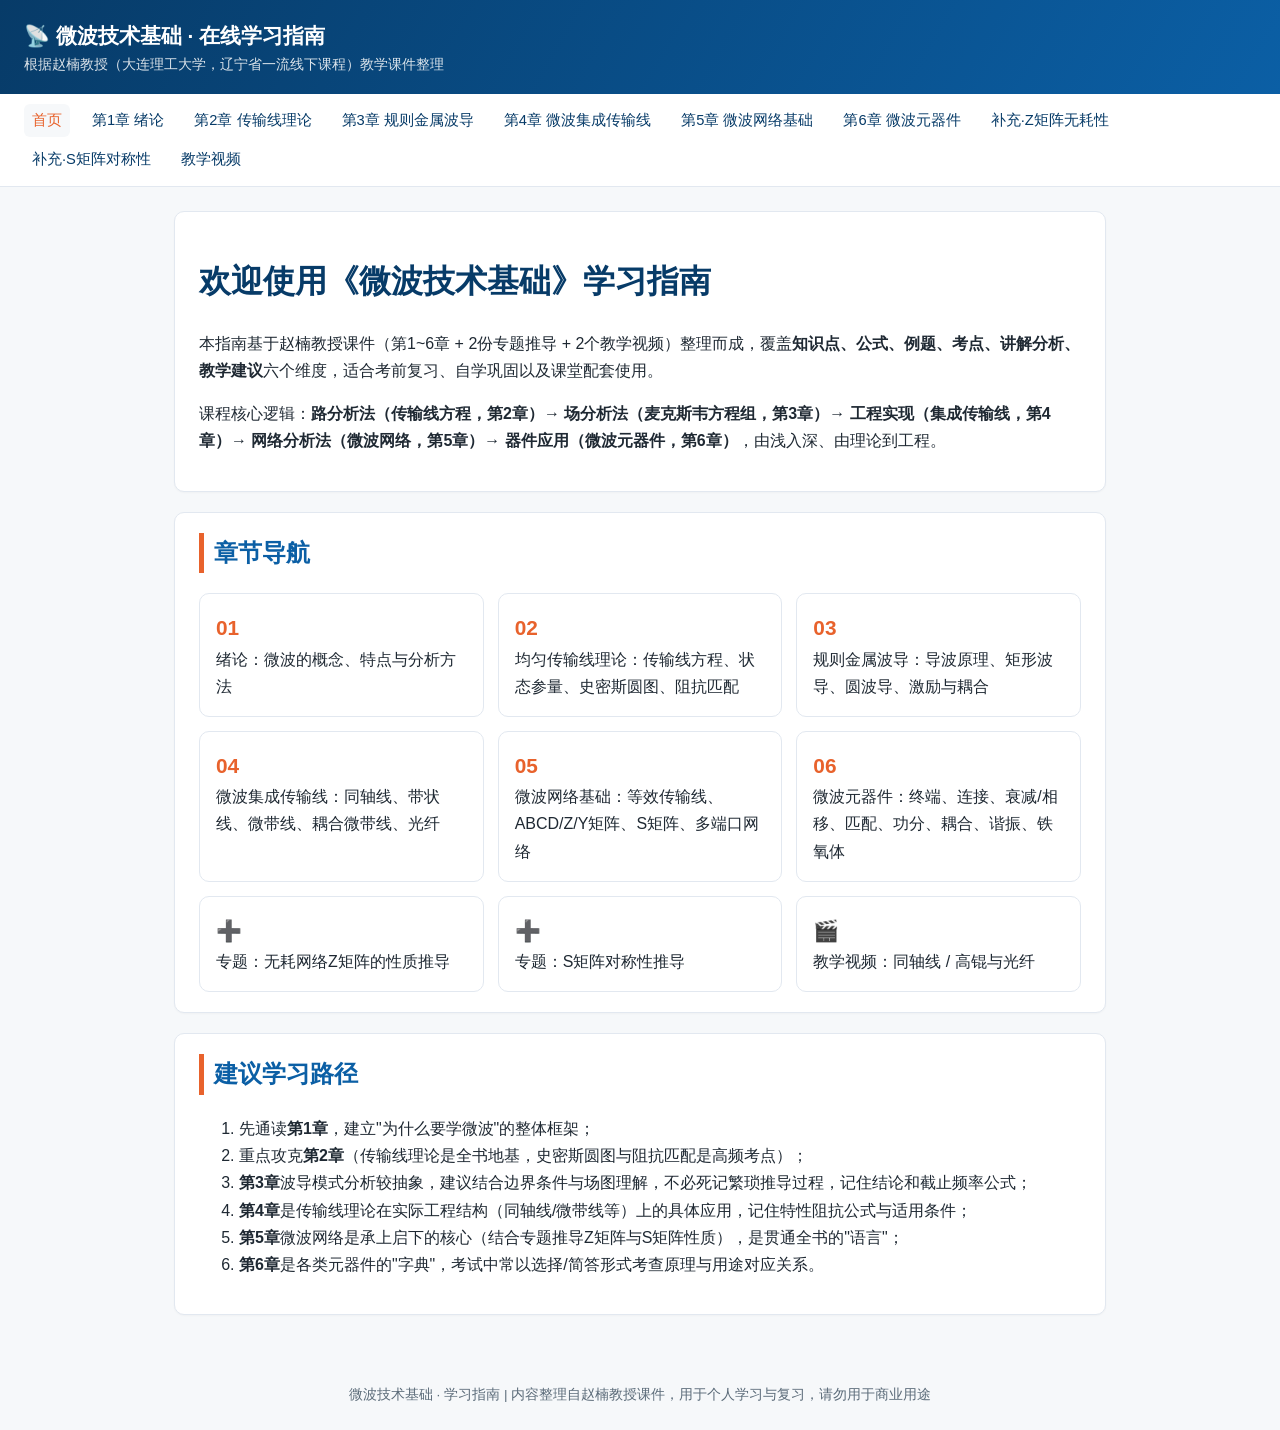
<file: index.html>
<!DOCTYPE html>
<html lang="zh-CN">
<head>
<meta charset="UTF-8">
<title>微波技术基础 · 在线学习指南</title>
<meta name="viewport" content="width=device-width, initial-scale=1">
<link rel="stylesheet" href="assets/style.css">
</head>
<body>
<header class="site-header">
  <div class="brand">📡 微波技术基础 · 在线学习指南</div>
  <div class="sub">根据赵楠教授（大连理工大学，辽宁省一流线下课程）教学课件整理</div>
</header>
<nav class="topnav">
  <a href="index.html" class="active">首页</a>
  <a href="pages/ch1.html">第1章 绪论</a>
  <a href="pages/ch2.html">第2章 传输线理论</a>
  <a href="pages/ch3.html">第3章 规则金属波导</a>
  <a href="pages/ch4.html">第4章 微波集成传输线</a>
  <a href="pages/ch5.html">第5章 微波网络基础</a>
  <a href="pages/ch6.html">第6章 微波元器件</a>
  <a href="pages/zmatrix.html">补充·Z矩阵无耗性</a>
  <a href="pages/smatrix.html">补充·S矩阵对称性</a>
  <a href="pages/videos.html">教学视频</a>
</nav>
<main>
  <div class="card">
    <h1>欢迎使用《微波技术基础》学习指南</h1>
    <p>本指南基于赵楠教授课件（第1~6章 + 2份专题推导 + 2个教学视频）整理而成，覆盖<b>知识点、公式、例题、考点、讲解分析、教学建议</b>六个维度，适合考前复习、自学巩固以及课堂配套使用。</p>
    <p>课程核心逻辑：<b>路分析法（传输线方程，第2章）→ 场分析法（麦克斯韦方程组，第3章）→ 工程实现（集成传输线，第4章）→ 网络分析法（微波网络，第5章）→ 器件应用（微波元器件，第6章）</b>，由浅入深、由理论到工程。</p>
  </div>

  <div class="card">
    <h2>章节导航</h2>
    <div class="grid-nav">
      <a href="pages/ch1.html"><div class="num">01</div><div>绪论：微波的概念、特点与分析方法</div></a>
      <a href="pages/ch2.html"><div class="num">02</div><div>均匀传输线理论：传输线方程、状态参量、史密斯圆图、阻抗匹配</div></a>
      <a href="pages/ch3.html"><div class="num">03</div><div>规则金属波导：导波原理、矩形波导、圆波导、激励与耦合</div></a>
      <a href="pages/ch4.html"><div class="num">04</div><div>微波集成传输线：同轴线、带状线、微带线、耦合微带线、光纤</div></a>
      <a href="pages/ch5.html"><div class="num">05</div><div>微波网络基础：等效传输线、ABCD/Z/Y矩阵、S矩阵、多端口网络</div></a>
      <a href="pages/ch6.html"><div class="num">06</div><div>微波元器件：终端、连接、衰减/相移、匹配、功分、耦合、谐振、铁氧体</div></a>
      <a href="pages/zmatrix.html"><div class="num">➕</div><div>专题：无耗网络Z矩阵的性质推导</div></a>
      <a href="pages/smatrix.html"><div class="num">➕</div><div>专题：S矩阵对称性推导</div></a>
      <a href="pages/videos.html"><div class="num">🎬</div><div>教学视频：同轴线 / 高锟与光纤</div></a>
    </div>
  </div>

  <div class="card">
    <h2>建议学习路径</h2>
    <ol>
      <li>先通读<b>第1章</b>，建立"为什么要学微波"的整体框架；</li>
      <li>重点攻克<b>第2章</b>（传输线理论是全书地基，史密斯圆图与阻抗匹配是高频考点）；</li>
      <li><b>第3章</b>波导模式分析较抽象，建议结合边界条件与场图理解，不必死记繁琐推导过程，记住结论和截止频率公式；</li>
      <li><b>第4章</b>是传输线理论在实际工程结构（同轴线/微带线等）上的具体应用，记住特性阻抗公式与适用条件；</li>
      <li><b>第5章</b>微波网络是承上启下的核心（结合专题推导Z矩阵与S矩阵性质），是贯通全书的"语言"；</li>
      <li><b>第6章</b>是各类元器件的"字典"，考试中常以选择/简答形式考查原理与用途对应关系。</li>
    </ol>
  </div>
</main>
<footer>微波技术基础 · 学习指南 | 内容整理自赵楠教授课件，用于个人学习与复习，请勿用于商业用途</footer>
</body>
</html>
</file>
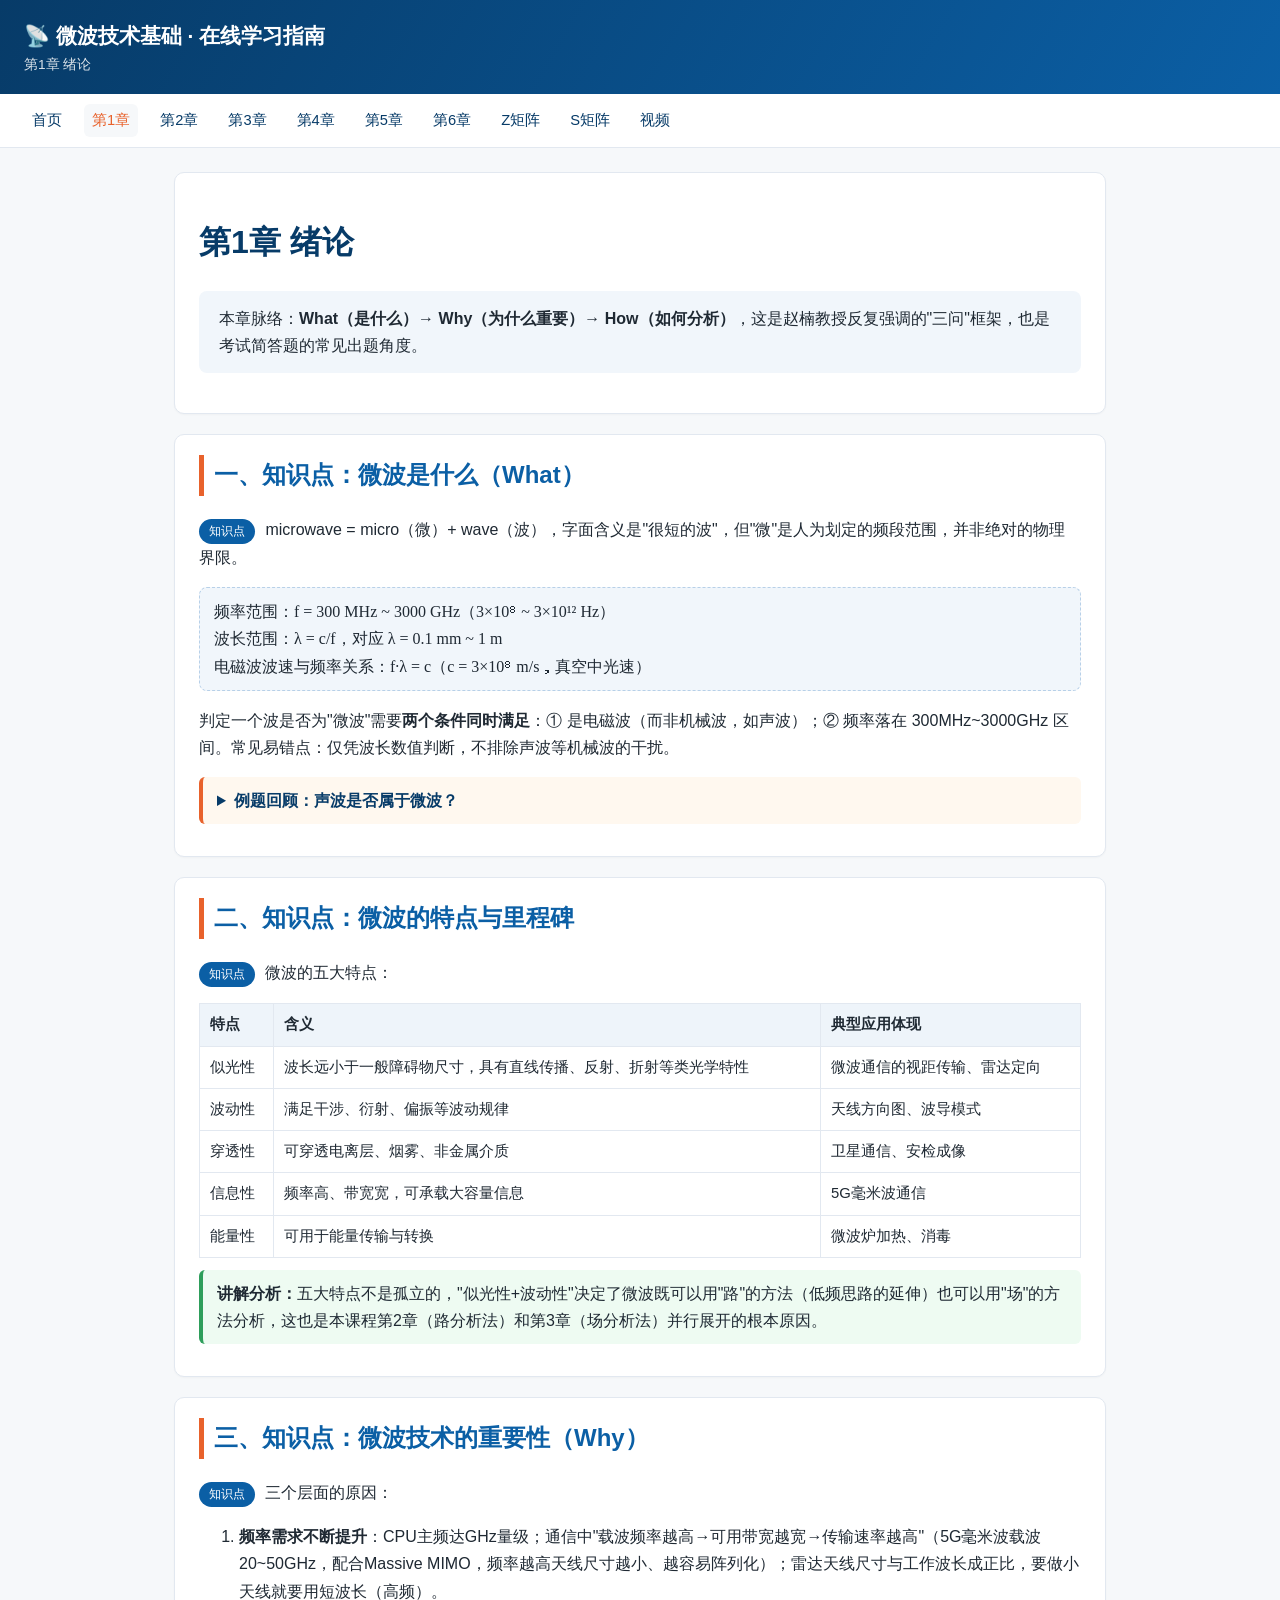
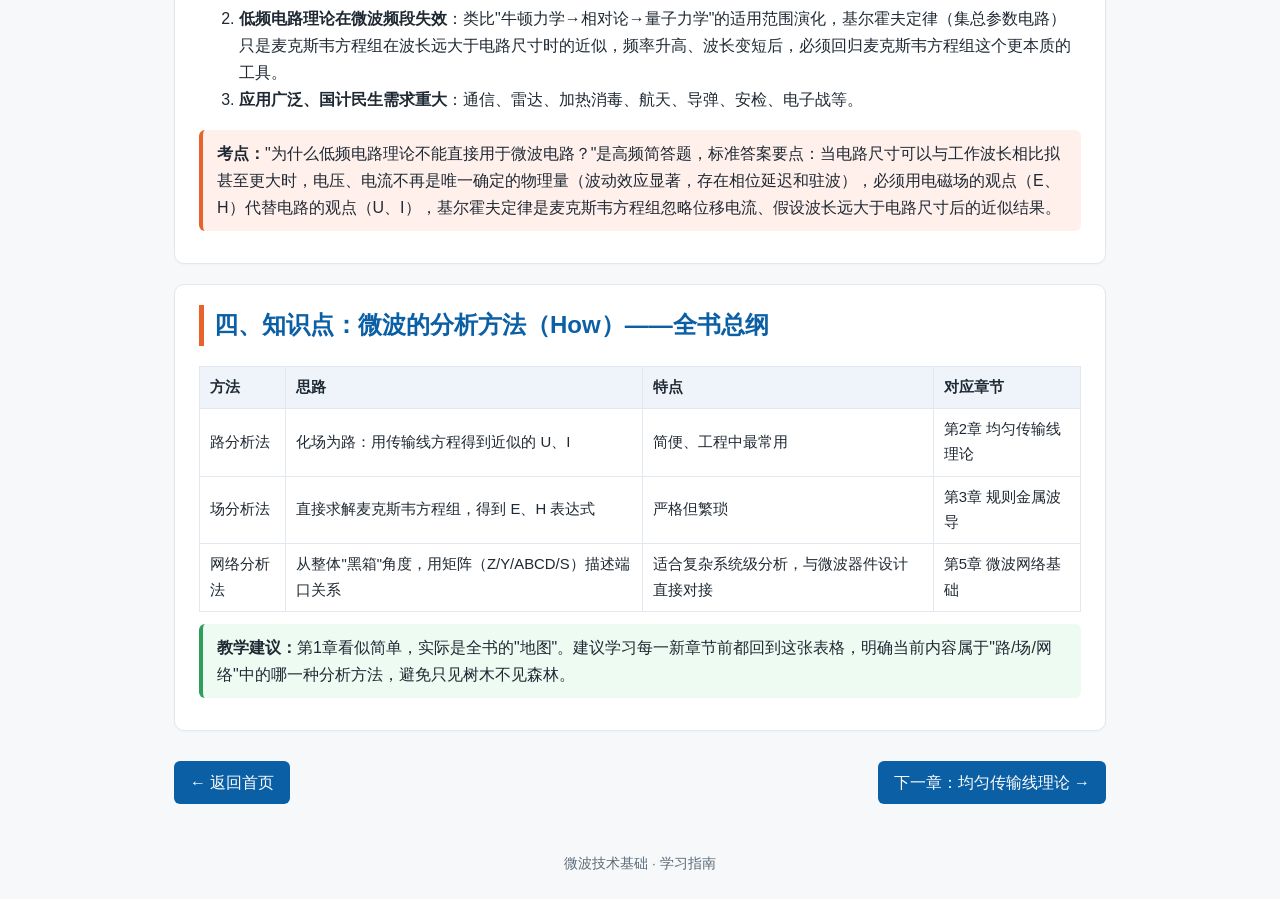
<file: pages/ch1.html>
<!DOCTYPE html>
<html lang="zh-CN">
<head>
<meta charset="UTF-8">
<title>第1章 绪论 · 微波技术基础</title>
<meta name="viewport" content="width=device-width, initial-scale=1">
<link rel="stylesheet" href="../assets/style.css">
</head>
<body>
<header class="site-header">
  <div class="brand">📡 微波技术基础 · 在线学习指南</div>
  <div class="sub">第1章 绪论</div>
</header>
<nav class="topnav">
  <a href="../index.html">首页</a>
  <a href="ch1.html" class="active">第1章</a>
  <a href="ch2.html">第2章</a>
  <a href="ch3.html">第3章</a>
  <a href="ch4.html">第4章</a>
  <a href="ch5.html">第5章</a>
  <a href="ch6.html">第6章</a>
  <a href="zmatrix.html">Z矩阵</a>
  <a href="smatrix.html">S矩阵</a>
  <a href="videos.html">视频</a>
</nav>
<main>
  <div class="card">
    <h1>第1章 绪论</h1>
    <div class="toc">
      本章脉络：<b>What（是什么）→ Why（为什么重要）→ How（如何分析）</b>，这是赵楠教授反复强调的"三问"框架，也是考试简答题的常见出题角度。
    </div>
  </div>

  <div class="card">
    <h2>一、知识点：微波是什么（What）</h2>
    <p><span class="tag">知识点</span> microwave = micro（微）+ wave（波），字面含义是"很短的波"，但"微"是人为划定的频段范围，并非绝对的物理界限。</p>
    <div class="formula">
      频率范围：f = 300 MHz ~ 3000 GHz（3×10⁸ ~ 3×10¹² Hz）<br>
      波长范围：λ = c/f，对应 λ = 0.1 mm ~ 1 m<br>
      电磁波波速与频率关系：f·λ = c（c = 3×10⁸ m/s，真空中光速）
    </div>
    <p>判定一个波是否为"微波"需要<b>两个条件同时满足</b>：① 是电磁波（而非机械波，如声波）；② 频率落在 300MHz~3000GHz 区间。常见易错点：仅凭波长数值判断，不排除声波等机械波的干扰。</p>
    <div class="example">
      <details>
        <summary>例题回顾：声波是否属于微波？</summary>
        <p>已知空气中声速 v声 ≈ 340 m/s，某声波频率范围对应波长 0.017m~17m，数值上落在"微波波长"区间，但声波的传播速度是声速而非光速（v声 ≠ c），且声波是机械波、不是电磁波，因此<b>声波不是微波</b>。这道题的考点是"概念辨析"而非计算。</p>
      </details>
    </div>
  </div>

  <div class="card">
    <h2>二、知识点：微波的特点与里程碑</h2>
    <p><span class="tag">知识点</span> 微波的五大特点：</p>
    <table>
      <tr><th>特点</th><th>含义</th><th>典型应用体现</th></tr>
      <tr><td>似光性</td><td>波长远小于一般障碍物尺寸，具有直线传播、反射、折射等类光学特性</td><td>微波通信的视距传输、雷达定向</td></tr>
      <tr><td>波动性</td><td>满足干涉、衍射、偏振等波动规律</td><td>天线方向图、波导模式</td></tr>
      <tr><td>穿透性</td><td>可穿透电离层、烟雾、非金属介质</td><td>卫星通信、安检成像</td></tr>
      <tr><td>信息性</td><td>频率高、带宽宽，可承载大容量信息</td><td>5G毫米波通信</td></tr>
      <tr><td>能量性</td><td>可用于能量传输与转换</td><td>微波炉加热、消毒</td></tr>
    </table>
    <div class="teach-box">
      <b>讲解分析：</b>五大特点不是孤立的，"似光性+波动性"决定了微波既可以用"路"的方法（低频思路的延伸）也可以用"场"的方法分析，这也是本课程第2章（路分析法）和第3章（场分析法）并行展开的根本原因。
    </div>
  </div>

  <div class="card">
    <h2>三、知识点：微波技术的重要性（Why）</h2>
    <p><span class="tag">知识点</span> 三个层面的原因：</p>
    <ol>
      <li><b>频率需求不断提升</b>：CPU主频达GHz量级；通信中"载波频率越高→可用带宽越宽→传输速率越高"（5G毫米波载波20~50GHz，配合Massive MIMO，频率越高天线尺寸越小、越容易阵列化）；雷达天线尺寸与工作波长成正比，要做小天线就要用短波长（高频）。</li>
      <li><b>低频电路理论在微波频段失效</b>：类比"牛顿力学→相对论→量子力学"的适用范围演化，基尔霍夫定律（集总参数电路）只是麦克斯韦方程组在波长远大于电路尺寸时的近似，频率升高、波长变短后，必须回归麦克斯韦方程组这个更本质的工具。</li>
      <li><b>应用广泛、国计民生需求重大</b>：通信、雷达、加热消毒、航天、导弹、安检、电子战等。</li>
    </ol>
    <div class="exampoint">
      <b>考点：</b>"为什么低频电路理论不能直接用于微波电路？"是高频简答题，标准答案要点：当电路尺寸可以与工作波长相比拟甚至更大时，电压、电流不再是唯一确定的物理量（波动效应显著，存在相位延迟和驻波），必须用电磁场的观点（E、H）代替电路的观点（U、I），基尔霍夫定律是麦克斯韦方程组忽略位移电流、假设波长远大于电路尺寸后的近似结果。
    </div>
  </div>

  <div class="card">
    <h2>四、知识点：微波的分析方法（How）——全书总纲</h2>
    <table>
      <tr><th>方法</th><th>思路</th><th>特点</th><th>对应章节</th></tr>
      <tr><td>路分析法</td><td>化场为路：用传输线方程得到近似的 U、I</td><td>简便、工程中最常用</td><td>第2章 均匀传输线理论</td></tr>
      <tr><td>场分析法</td><td>直接求解麦克斯韦方程组，得到 E、H 表达式</td><td>严格但繁琐</td><td>第3章 规则金属波导</td></tr>
      <tr><td>网络分析法</td><td>从整体"黑箱"角度，用矩阵（Z/Y/ABCD/S）描述端口关系</td><td>适合复杂系统级分析，与微波器件设计直接对接</td><td>第5章 微波网络基础</td></tr>
    </table>
    <div class="teach-box">
      <b>教学建议：</b>第1章看似简单，实际是全书的"地图"。建议学习每一新章节前都回到这张表格，明确当前内容属于"路/场/网络"中的哪一种分析方法，避免只见树木不见森林。
    </div>
  </div>

  <div class="pagenav">
    <a href="../index.html">← 返回首页</a>
    <a href="ch2.html">下一章：均匀传输线理论 →</a>
  </div>
</main>
<footer>微波技术基础 · 学习指南</footer>
</body>
</html>
</file>
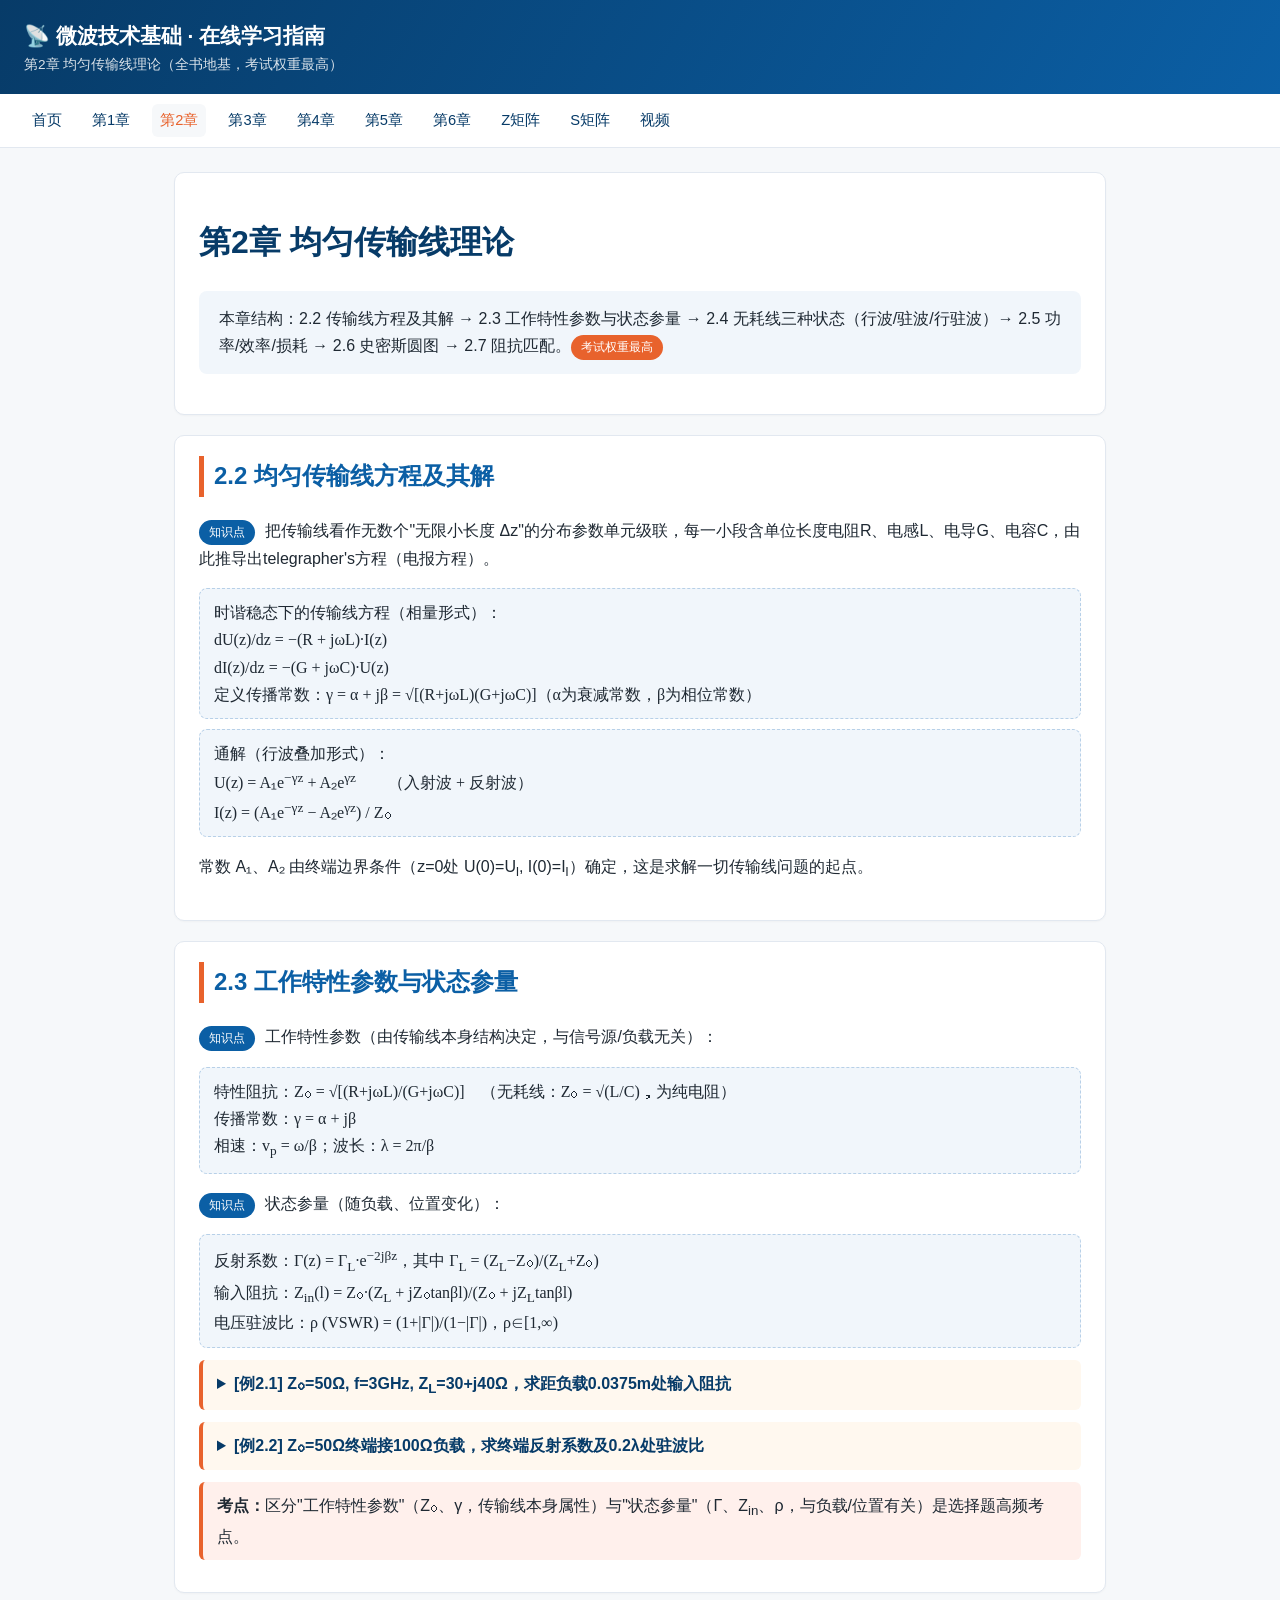
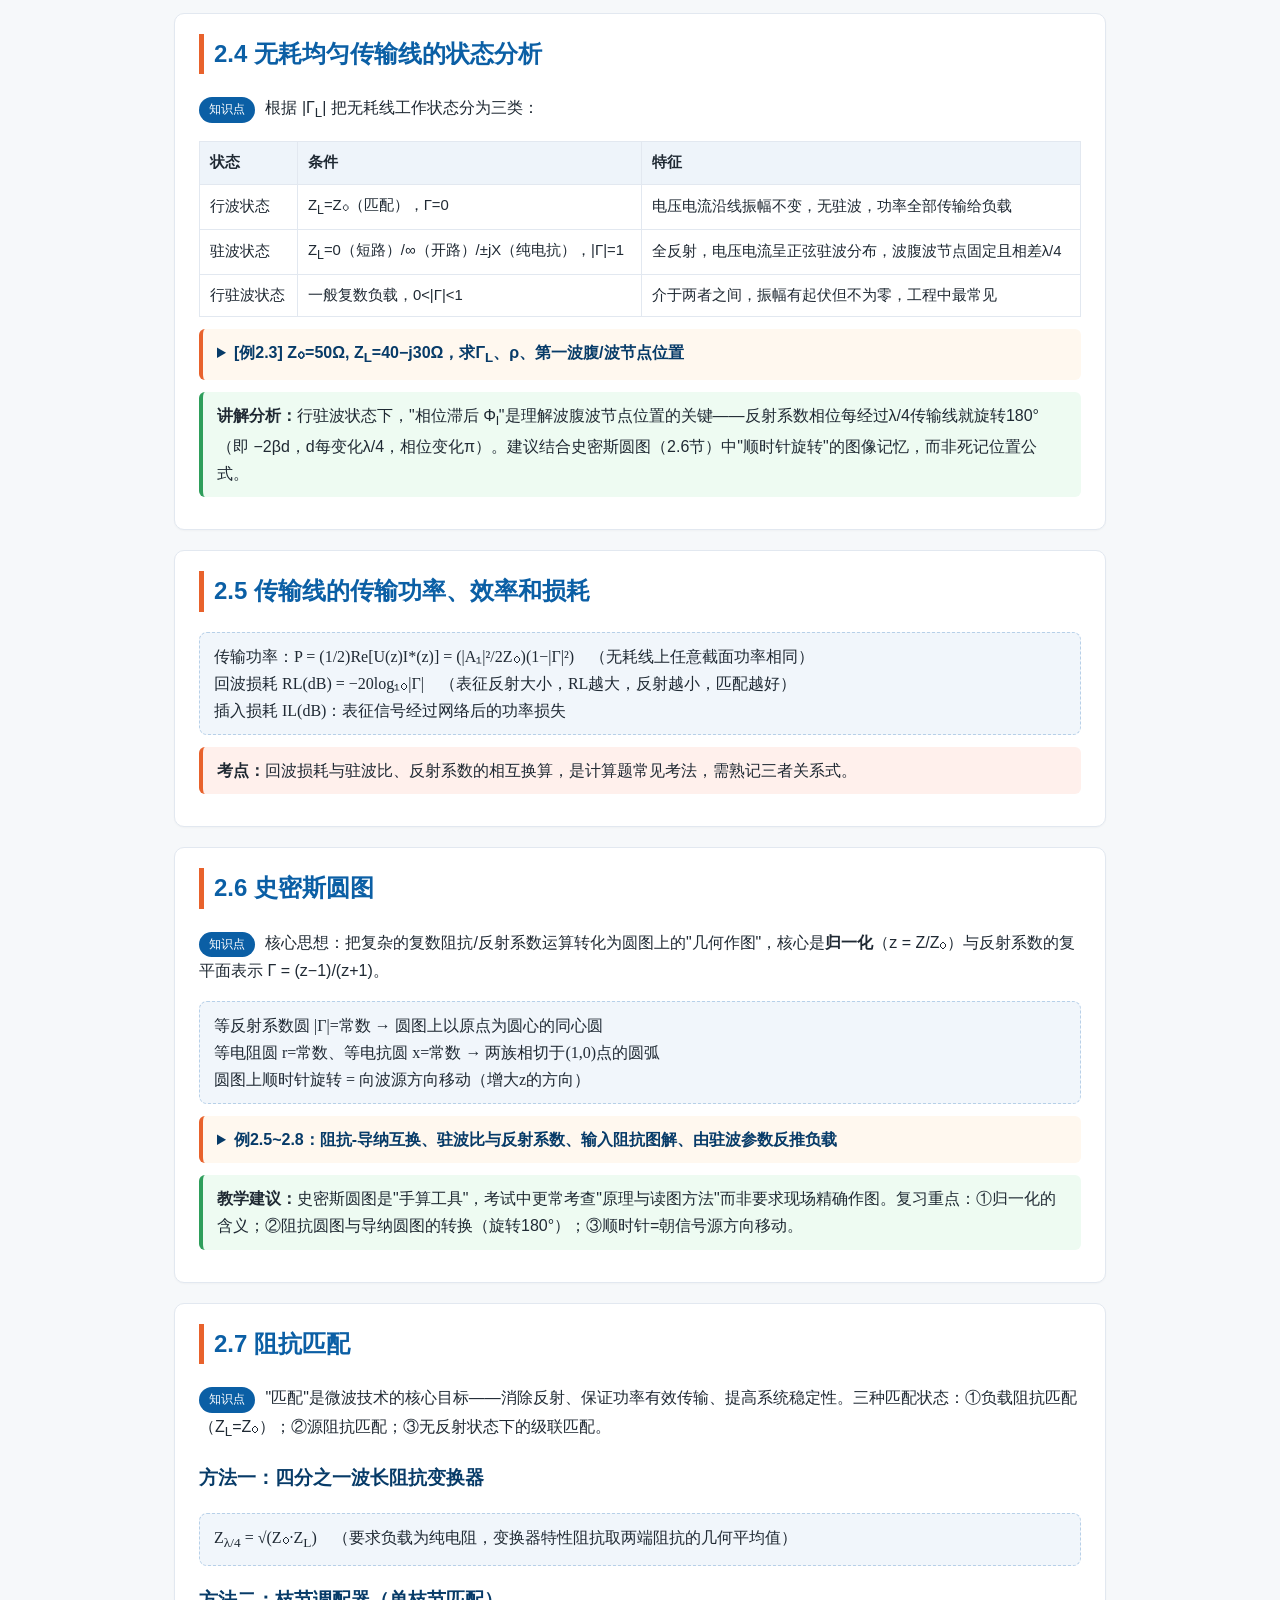
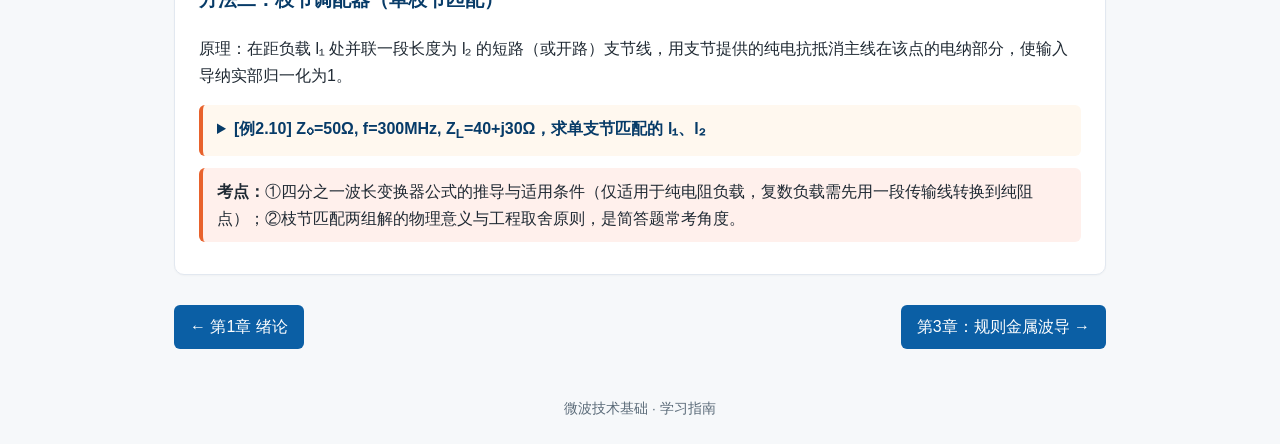
<file: pages/ch2.html>
<!DOCTYPE html>
<html lang="zh-CN">
<head>
<meta charset="UTF-8">
<title>第2章 均匀传输线理论 · 微波技术基础</title>
<meta name="viewport" content="width=device-width, initial-scale=1">
<link rel="stylesheet" href="../assets/style.css">
</head>
<body>
<header class="site-header">
  <div class="brand">📡 微波技术基础 · 在线学习指南</div>
  <div class="sub">第2章 均匀传输线理论（全书地基，考试权重最高）</div>
</header>
<nav class="topnav">
  <a href="../index.html">首页</a>
  <a href="ch1.html">第1章</a>
  <a href="ch2.html" class="active">第2章</a>
  <a href="ch3.html">第3章</a>
  <a href="ch4.html">第4章</a>
  <a href="ch5.html">第5章</a>
  <a href="ch6.html">第6章</a>
  <a href="zmatrix.html">Z矩阵</a>
  <a href="smatrix.html">S矩阵</a>
  <a href="videos.html">视频</a>
</nav>
<main>
  <div class="card">
    <h1>第2章 均匀传输线理论</h1>
    <div class="toc">
      本章结构：2.2 传输线方程及其解 → 2.3 工作特性参数与状态参量 → 2.4 无耗线三种状态（行波/驻波/行驻波）→ 2.5 功率/效率/损耗 → 2.6 史密斯圆图 → 2.7 阻抗匹配。<span class="tag exam">考试权重最高</span>
    </div>
  </div>

  <div class="card">
    <h2>2.2 均匀传输线方程及其解</h2>
    <p><span class="tag">知识点</span> 把传输线看作无数个"无限小长度 Δz"的分布参数单元级联，每一小段含单位长度电阻R、电感L、电导G、电容C，由此推导出telegrapher's方程（电报方程）。</p>
    <div class="formula">
      时谐稳态下的传输线方程（相量形式）：<br>
      dU(z)/dz = −(R + jωL)·I(z)<br>
      dI(z)/dz = −(G + jωC)·U(z)<br>
      定义传播常数：γ = α + jβ = √[(R+jωL)(G+jωC)]（α为衰减常数，β为相位常数）
    </div>
    <div class="formula">
      通解（行波叠加形式）：<br>
      U(z) = A₁e<sup>−γz</sup> + A₂e<sup>γz</sup>　　（入射波 + 反射波）<br>
      I(z) = (A₁e<sup>−γz</sup> − A₂e<sup>γz</sup>) / Z₀
    </div>
    <p>常数 A₁、A₂ 由终端边界条件（z=0处 U(0)=U<sub>l</sub>, I(0)=I<sub>l</sub>）确定，这是求解一切传输线问题的起点。</p>
  </div>

  <div class="card">
    <h2>2.3 工作特性参数与状态参量</h2>
    <p><span class="tag">知识点</span> 工作特性参数（由传输线本身结构决定，与信号源/负载无关）：</p>
    <div class="formula">
      特性阻抗：Z₀ = √[(R+jωL)/(G+jωC)]　（无耗线：Z₀ = √(L/C)，为纯电阻）<br>
      传播常数：γ = α + jβ<br>
      相速：v<sub>p</sub> = ω/β；波长：λ = 2π/β
    </div>
    <p><span class="tag">知识点</span> 状态参量（随负载、位置变化）：</p>
    <div class="formula">
      反射系数：Γ(z) = Γ<sub>L</sub>·e<sup>−2jβz</sup>，其中 Γ<sub>L</sub> = (Z<sub>L</sub>−Z₀)/(Z<sub>L</sub>+Z₀)<br>
      输入阻抗：Z<sub>in</sub>(l) = Z₀·(Z<sub>L</sub> + jZ₀tanβl)/(Z₀ + jZ<sub>L</sub>tanβl)<br>
      电压驻波比：ρ (VSWR) = (1+|Γ|)/(1−|Γ|)，ρ∈[1,∞)
    </div>
    <div class="example">
      <details>
        <summary>[例2.1] Z₀=50Ω, f=3GHz, Z<sub>L</sub>=30+j40Ω，求距负载0.0375m处输入阻抗</summary>
        <p>β = 2πf/c = 20π rad/m；βl = 20π×0.0375 = 0.75π = 135°，tan135° = −1。</p>
        <p>代入输入阻抗公式：Z<sub>in</sub> = 50×(30+j40 − j50)/(50 − j(30+j40)) = 50×(30−j10)/(90−j30)</p>
        <p>注意到 90−j30 = 3×(30−j10)，分子分母约分后 Z<sub>in</sub> = 50/3 ≈ <b>16.7 Ω</b>（纯电阻）。</p>
      </details>
    </div>
    <div class="example">
      <details>
        <summary>[例2.2] Z₀=50Ω终端接100Ω负载，求终端反射系数及0.2λ处驻波比</summary>
        <p>Γ<sub>L</sub> = (100−50)/(100+50) = 1/3（实数，相位为0）。</p>
        <p>驻波比只由 |Γ| 决定、与位置无关：ρ = (1+1/3)/(1−1/3) = <b>2</b>。这是本题的易错点——驻波比沿线处处相同，不需要代入0.2λ重新计算。</p>
      </details>
    </div>
    <div class="exampoint">
      <b>考点：</b>区分"工作特性参数"（Z₀、γ，传输线本身属性）与"状态参量"（Γ、Z<sub>in</sub>、ρ，与负载/位置有关）是选择题高频考点。
    </div>
  </div>

  <div class="card">
    <h2>2.4 无耗均匀传输线的状态分析</h2>
    <p><span class="tag">知识点</span> 根据 |Γ<sub>L</sub>| 把无耗线工作状态分为三类：</p>
    <table>
      <tr><th>状态</th><th>条件</th><th>特征</th></tr>
      <tr><td>行波状态</td><td>Z<sub>L</sub>=Z₀（匹配），Γ=0</td><td>电压电流沿线振幅不变，无驻波，功率全部传输给负载</td></tr>
      <tr><td>驻波状态</td><td>Z<sub>L</sub>=0（短路）/∞（开路）/±jX（纯电抗），|Γ|=1</td><td>全反射，电压电流呈正弦驻波分布，波腹波节点固定且相差λ/4</td></tr>
      <tr><td>行驻波状态</td><td>一般复数负载，0&lt;|Γ|&lt;1</td><td>介于两者之间，振幅有起伏但不为零，工程中最常见</td></tr>
    </table>
    <div class="example">
      <details>
        <summary>[例2.3] Z₀=50Ω, Z<sub>L</sub>=40−j30Ω，求Γ<sub>L</sub>、ρ、第一波腹/波节点位置</summary>
        <p>Γ<sub>L</sub> = (40−j30−50)/(40−j30+50) = (−10−j30)/(90−j30) = (1/3)∠−90° = −j/3，|Γ<sub>L</sub>|=1/3，ρ=2。</p>
        <p>电压波腹（最大值）出现在相位满足 θ<sub>L</sub>−2βd ≡ 0 (mod 2π) 处；计算得第一波腹点 d<sub>max</sub> = 3λ/8，第一波节点（波腹再退λ/4）d<sub>min</sub> = λ/8。</p>
      </details>
    </div>
    <div class="teach-box">
      <b>讲解分析：</b>行驻波状态下，"相位滞后 Φ<sub>l</sub>"是理解波腹波节点位置的关键——反射系数相位每经过λ/4传输线就旋转180°（即 −2βd，d每变化λ/4，相位变化π）。建议结合史密斯圆图（2.6节）中"顺时针旋转"的图像记忆，而非死记位置公式。
    </div>
  </div>

  <div class="card">
    <h2>2.5 传输线的传输功率、效率和损耗</h2>
    <div class="formula">
      传输功率：P = (1/2)Re[U(z)I*(z)] = (|A₁|²/2Z₀)(1−|Γ|²)　（无耗线上任意截面功率相同）<br>
      回波损耗 RL(dB) = −20log₁₀|Γ|　（表征反射大小，RL越大，反射越小，匹配越好）<br>
      插入损耗 IL(dB)：表征信号经过网络后的功率损失
    </div>
    <div class="exampoint"><b>考点：</b>回波损耗与驻波比、反射系数的相互换算，是计算题常见考法，需熟记三者关系式。</div>
  </div>

  <div class="card">
    <h2>2.6 史密斯圆图</h2>
    <p><span class="tag">知识点</span> 核心思想：把复杂的复数阻抗/反射系数运算转化为圆图上的"几何作图"，核心是<b>归一化</b>（z = Z/Z₀）与反射系数的复平面表示 Γ = (z−1)/(z+1)。</p>
    <div class="formula">
      等反射系数圆 |Γ|=常数 → 圆图上以原点为圆心的同心圆<br>
      等电阻圆 r=常数、等电抗圆 x=常数 → 两族相切于(1,0)点的圆弧<br>
      圆图上顺时针旋转 = 向波源方向移动（增大z的方向）
    </div>
    <div class="example">
      <details>
        <summary>例2.5~2.8：阻抗-导纳互换、驻波比与反射系数、输入阻抗图解、由驻波参数反推负载</summary>
        <p>例2.5（Z=30+j40Ω, Z₀=50Ω求Y）：先归一化 z=0.6+j0.8，圆图上找到z点后绕圆图旋转180°（即过原点的对称点）直接读出 y，体现"串联用阻抗圆图、并联用导纳圆图、旋转180°互换"的方法。</p>
        <p>例2.7（Z₀=50Ω, Z<sub>L</sub>=40−j30Ω，求0.2λ处输入阻抗）：圆图上定位归一化负载点后，沿等|Γ|圆顺时针转动 2×(0.2λ)/λ×360°=144° 即可直接读出输入阻抗，免去公式代入的复数运算，这正是圆图的价值所在。</p>
        <p>例2.8（已知ρ=5，波节点在λ/3处，反推负载阻抗）：从圆图实轴上 r=1/ρ 点出发（波节点必在纯电阻且小于Z₀处），沿等|Γ|圆逆时针（向负载方向）旋转对应电长度，读出负载阻抗，是"正向用图"的逆过程。</p>
      </details>
    </div>
    <div class="teach-box">
      <b>教学建议：</b>史密斯圆图是"手算工具"，考试中更常考查"原理与读图方法"而非要求现场精确作图。复习重点：①归一化的含义；②阻抗圆图与导纳圆图的转换（旋转180°）；③顺时针=朝信号源方向移动。
    </div>
  </div>

  <div class="card">
    <h2>2.7 阻抗匹配</h2>
    <p><span class="tag">知识点</span> "匹配"是微波技术的核心目标——消除反射、保证功率有效传输、提高系统稳定性。三种匹配状态：①负载阻抗匹配（Z<sub>L</sub>=Z₀）；②源阻抗匹配；③无反射状态下的级联匹配。</p>
    <h3>方法一：四分之一波长阻抗变换器</h3>
    <div class="formula">
      Z<sub>λ/4</sub> = √(Z₀·Z<sub>L</sub>)　（要求负载为纯电阻，变换器特性阻抗取两端阻抗的几何平均值）
    </div>
    <h3>方法二：枝节调配器（单枝节匹配）</h3>
    <p>原理：在距负载 l₁ 处并联一段长度为 l₂ 的短路（或开路）支节线，用支节提供的纯电抗抵消主线在该点的电纳部分，使输入导纳实部归一化为1。</p>
    <div class="example">
      <details>
        <summary>[例2.10] Z₀=50Ω, f=300MHz, Z<sub>L</sub>=40+j30Ω，求单支节匹配的 l₁、l₂</summary>
        <p>求解思路：①归一化负载阻抗并转换为导纳；②在史密斯导纳圆图上找到 y=1+jb 与等|Γ|圆的交点，读出需要移动的电长度得到 l₁；③从短路点（圆图最左端）转到使支节电纳为 −jb 的位置，读出 l₂ 的电长度。两个交点通常各对应一组解（l₁较短/l₂较短 两种方案），工程上一般选用线长较短的方案以减小插入损耗与带宽损失。</p>
      </details>
    </div>
    <div class="exampoint">
      <b>考点：</b>①四分之一波长变换器公式的推导与适用条件（仅适用于纯电阻负载，复数负载需先用一段传输线转换到纯阻点）；②枝节匹配两组解的物理意义与工程取舍原则，是简答题常考角度。
    </div>
  </div>

  <div class="pagenav">
    <a href="ch1.html">← 第1章 绪论</a>
    <a href="ch3.html">第3章：规则金属波导 →</a>
  </div>
</main>
<footer>微波技术基础 · 学习指南</footer>
</body>
</html>
</file>
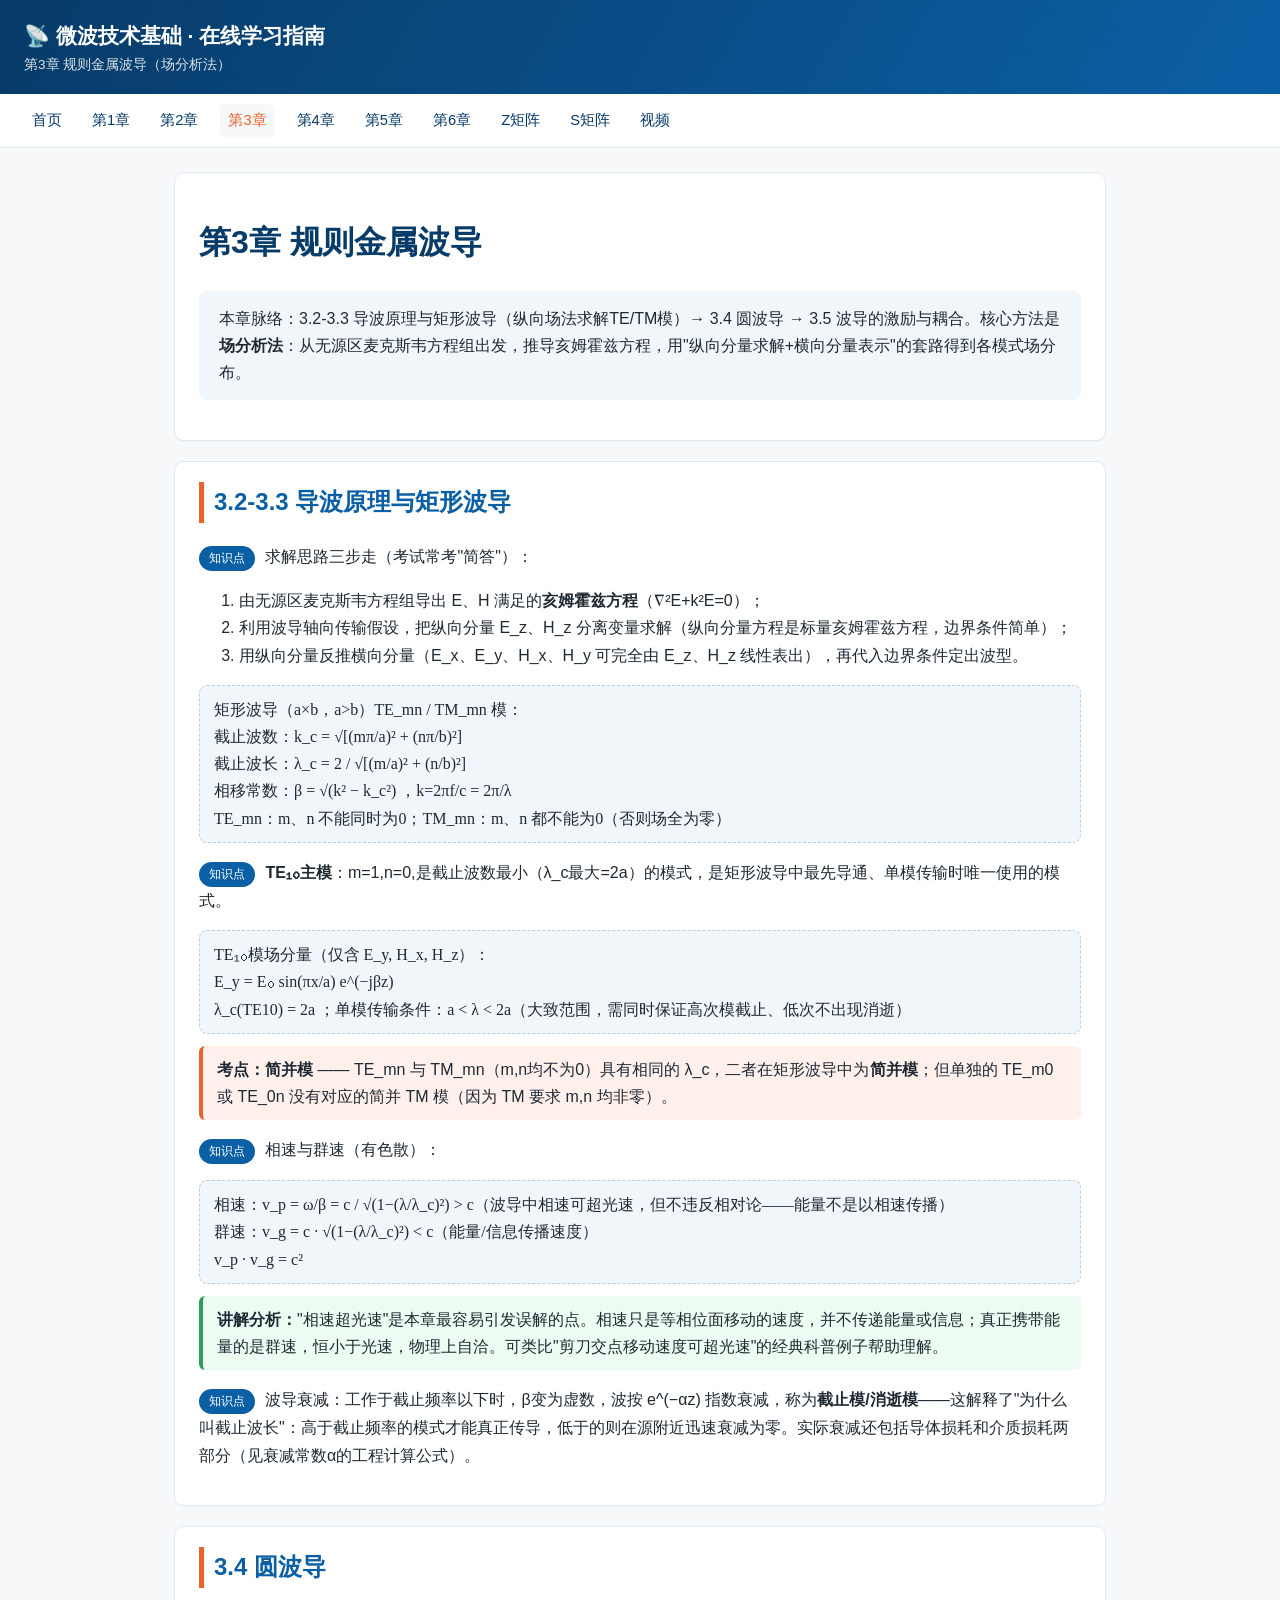
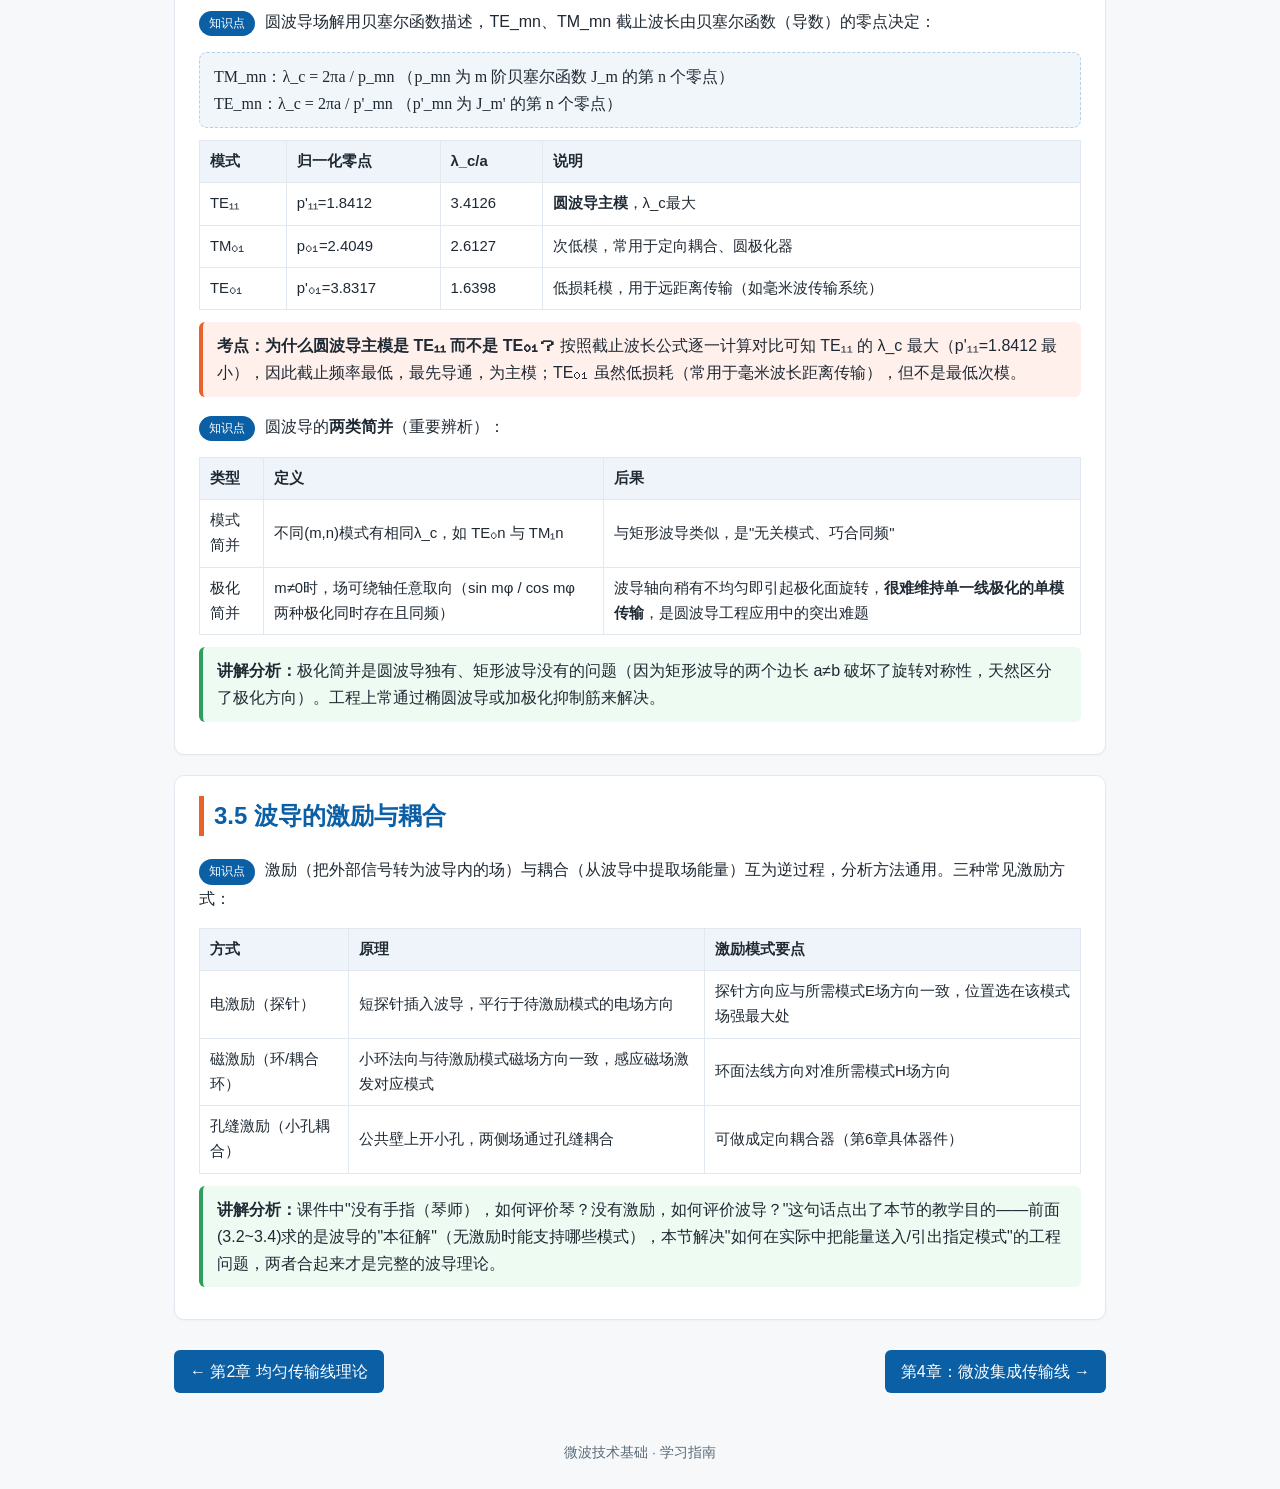
<file: pages/ch3.html>
<!DOCTYPE html>
<html lang="zh-CN">
<head>
<meta charset="UTF-8">
<title>第3章 规则金属波导 · 微波技术基础</title>
<meta name="viewport" content="width=device-width, initial-scale=1">
<link rel="stylesheet" href="../assets/style.css">
</head>
<body>
<header class="site-header">
  <div class="brand">📡 微波技术基础 · 在线学习指南</div>
  <div class="sub">第3章 规则金属波导（场分析法）</div>
</header>
<nav class="topnav">
  <a href="../index.html">首页</a>
  <a href="ch1.html">第1章</a>
  <a href="ch2.html">第2章</a>
  <a href="ch3.html" class="active">第3章</a>
  <a href="ch4.html">第4章</a>
  <a href="ch5.html">第5章</a>
  <a href="ch6.html">第6章</a>
  <a href="zmatrix.html">Z矩阵</a>
  <a href="smatrix.html">S矩阵</a>
  <a href="videos.html">视频</a>
</nav>
<main>
  <div class="card">
    <h1>第3章 规则金属波导</h1>
    <div class="toc">
      本章脉络：3.2-3.3 导波原理与矩形波导（纵向场法求解TE/TM模）→ 3.4 圆波导 → 3.5 波导的激励与耦合。核心方法是<b>场分析法</b>：从无源区麦克斯韦方程组出发，推导亥姆霍兹方程，用"纵向分量求解+横向分量表示"的套路得到各模式场分布。
    </div>
  </div>

  <div class="card">
    <h2>3.2-3.3 导波原理与矩形波导</h2>
    <p><span class="tag">知识点</span> 求解思路三步走（考试常考"简答"）：</p>
    <ol>
      <li>由无源区麦克斯韦方程组导出 E、H 满足的<b>亥姆霍兹方程</b>（∇²E+k²E=0）；</li>
      <li>利用波导轴向传输假设，把纵向分量 E_z、H_z 分离变量求解（纵向分量方程是标量亥姆霍兹方程，边界条件简单）；</li>
      <li>用纵向分量反推横向分量（E_x、E_y、H_x、H_y 可完全由 E_z、H_z 线性表出），再代入边界条件定出波型。</li>
    </ol>
    <div class="formula">
      矩形波导（a×b，a&gt;b）TE_mn / TM_mn 模：<br>
      截止波数：k_c = √[(mπ/a)² + (nπ/b)²]<br>
      截止波长：λ_c = 2 / √[(m/a)² + (n/b)²]<br>
      相移常数：β = √(k² − k_c²) ，k=2πf/c = 2π/λ<br>
      TE_mn：m、n 不能同时为0；TM_mn：m、n 都不能为0（否则场全为零）
    </div>
    <p><span class="tag">知识点</span> <b>TE₁₀主模</b>：m=1,n=0,是截止波数最小（λ_c最大=2a）的模式，是矩形波导中最先导通、单模传输时唯一使用的模式。</p>
    <div class="formula">
      TE₁₀模场分量（仅含 E_y, H_x, H_z）：<br>
      E_y = E₀ sin(πx/a) e^(−jβz)<br>
      λ_c(TE10) = 2a ；单模传输条件：a &lt; λ &lt; 2a（大致范围，需同时保证高次模截止、低次不出现消逝）
    </div>
    <div class="exampoint"><b>考点：简并模</b> —— TE_mn 与 TM_mn（m,n均不为0）具有相同的 λ_c，二者在矩形波导中为<b>简并模</b>；但单独的 TE_m0 或 TE_0n 没有对应的简并 TM 模（因为 TM 要求 m,n 均非零）。</div>
    <p><span class="tag">知识点</span> 相速与群速（有色散）：</p>
    <div class="formula">
      相速：v_p = ω/β = c / √(1−(λ/λ_c)²) &gt; c（波导中相速可超光速，但不违反相对论——能量不是以相速传播）<br>
      群速：v_g = c · √(1−(λ/λ_c)²) &lt; c（能量/信息传播速度）<br>
      v_p · v_g = c²
    </div>
    <div class="teach-box"><b>讲解分析：</b>"相速超光速"是本章最容易引发误解的点。相速只是等相位面移动的速度，并不传递能量或信息；真正携带能量的是群速，恒小于光速，物理上自洽。可类比"剪刀交点移动速度可超光速"的经典科普例子帮助理解。</div>
    <p><span class="tag">知识点</span> 波导衰减：工作于截止频率以下时，β变为虚数，波按 e^(−αz) 指数衰减，称为<b>截止模/消逝模</b>——这解释了"为什么叫截止波长"：高于截止频率的模式才能真正传导，低于的则在源附近迅速衰减为零。实际衰减还包括导体损耗和介质损耗两部分（见衰减常数α的工程计算公式）。</p>
  </div>

  <div class="card">
    <h2>3.4 圆波导</h2>
    <p><span class="tag">知识点</span> 圆波导场解用贝塞尔函数描述，TE_mn、TM_mn 截止波长由贝塞尔函数（导数）的零点决定：</p>
    <div class="formula">
      TM_mn：λ_c = 2πa / p_mn （p_mn 为 m 阶贝塞尔函数 J_m 的第 n 个零点）<br>
      TE_mn：λ_c = 2πa / p'_mn （p'_mn 为 J_m' 的第 n 个零点）
    </div>
    <table>
      <tr><th>模式</th><th>归一化零点</th><th>λ_c/a</th><th>说明</th></tr>
      <tr><td>TE₁₁</td><td>p'₁₁=1.8412</td><td>3.4126</td><td><b>圆波导主模</b>，λ_c最大</td></tr>
      <tr><td>TM₀₁</td><td>p₀₁=2.4049</td><td>2.6127</td><td>次低模，常用于定向耦合、圆极化器</td></tr>
      <tr><td>TE₀₁</td><td>p'₀₁=3.8317</td><td>1.6398</td><td>低损耗模，用于远距离传输（如毫米波传输系统）</td></tr>
    </table>
    <div class="exampoint">
      <b>考点：为什么圆波导主模是 TE₁₁ 而不是 TE₀₁？</b> 按照截止波长公式逐一计算对比可知 TE₁₁ 的 λ_c 最大（p'₁₁=1.8412 最小），因此截止频率最低，最先导通，为主模；TE₀₁ 虽然低损耗（常用于毫米波长距离传输），但不是最低次模。
    </div>
    <p><span class="tag">知识点</span> 圆波导的<b>两类简并</b>（重要辨析）：</p>
    <table>
      <tr><th>类型</th><th>定义</th><th>后果</th></tr>
      <tr><td>模式简并</td><td>不同(m,n)模式有相同λ_c，如 TE₀n 与 TM₁n</td><td>与矩形波导类似，是"无关模式、巧合同频"</td></tr>
      <tr><td>极化简并</td><td>m≠0时，场可绕轴任意取向（sin mφ / cos mφ 两种极化同时存在且同频）</td><td>波导轴向稍有不均匀即引起极化面旋转，<b>很难维持单一线极化的单模传输</b>，是圆波导工程应用中的突出难题</td></tr>
    </table>
    <div class="teach-box"><b>讲解分析：</b>极化简并是圆波导独有、矩形波导没有的问题（因为矩形波导的两个边长 a≠b 破坏了旋转对称性，天然区分了极化方向）。工程上常通过椭圆波导或加极化抑制筋来解决。</div>
  </div>

  <div class="card">
    <h2>3.5 波导的激励与耦合</h2>
    <p><span class="tag">知识点</span> 激励（把外部信号转为波导内的场）与耦合（从波导中提取场能量）互为逆过程，分析方法通用。三种常见激励方式：</p>
    <table>
      <tr><th>方式</th><th>原理</th><th>激励模式要点</th></tr>
      <tr><td>电激励（探针）</td><td>短探针插入波导，平行于待激励模式的电场方向</td><td>探针方向应与所需模式E场方向一致，位置选在该模式场强最大处</td></tr>
      <tr><td>磁激励（环/耦合环）</td><td>小环法向与待激励模式磁场方向一致，感应磁场激发对应模式</td><td>环面法线方向对准所需模式H场方向</td></tr>
      <tr><td>孔缝激励（小孔耦合）</td><td>公共壁上开小孔，两侧场通过孔缝耦合</td><td>可做成定向耦合器（第6章具体器件）</td></tr>
    </table>
    <div class="teach-box"><b>讲解分析：</b>课件中"没有手指（琴师），如何评价琴？没有激励，如何评价波导？"这句话点出了本节的教学目的——前面(3.2~3.4)求的是波导的"本征解"（无激励时能支持哪些模式），本节解决"如何在实际中把能量送入/引出指定模式"的工程问题，两者合起来才是完整的波导理论。</div>
  </div>

  <div class="pagenav">
    <a href="ch2.html">← 第2章 均匀传输线理论</a>
    <a href="ch4.html">第4章：微波集成传输线 →</a>
  </div>
</main>
<footer>微波技术基础 · 学习指南</footer>
</body>
</html>
</file>
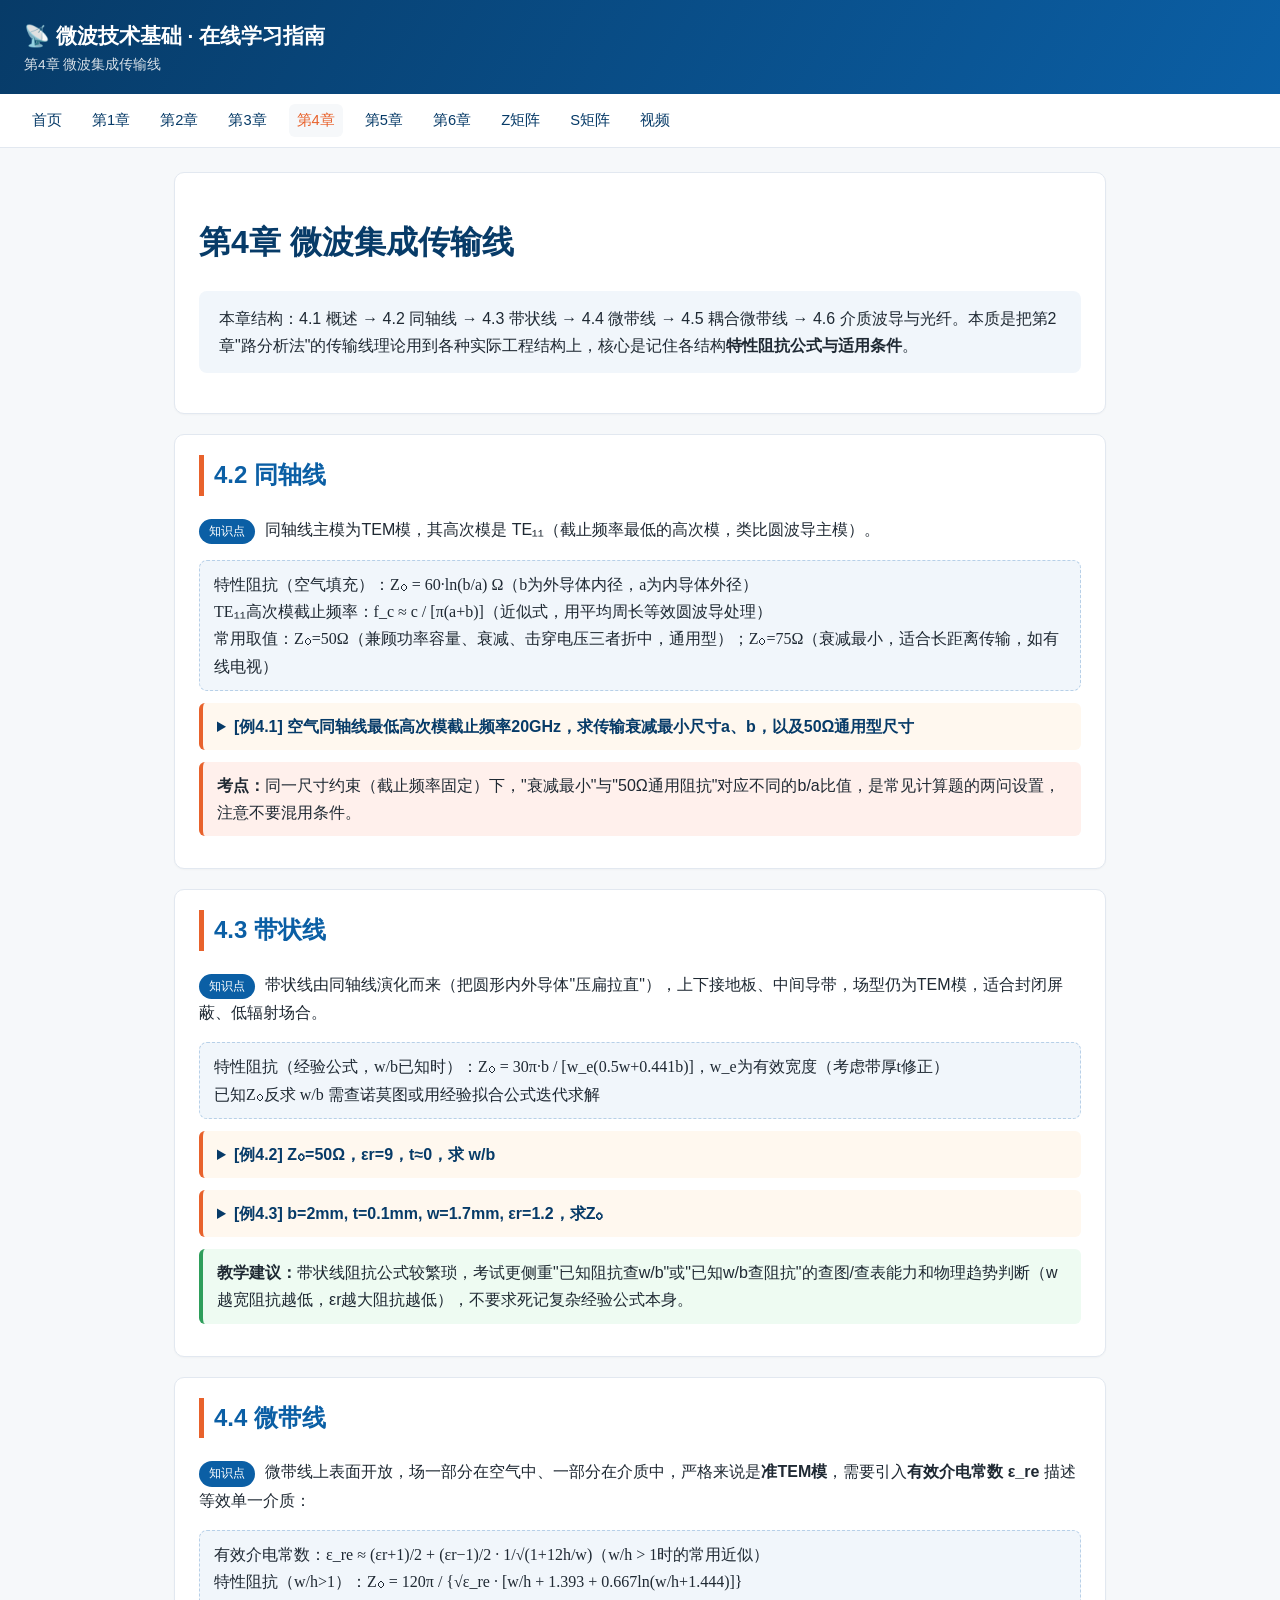
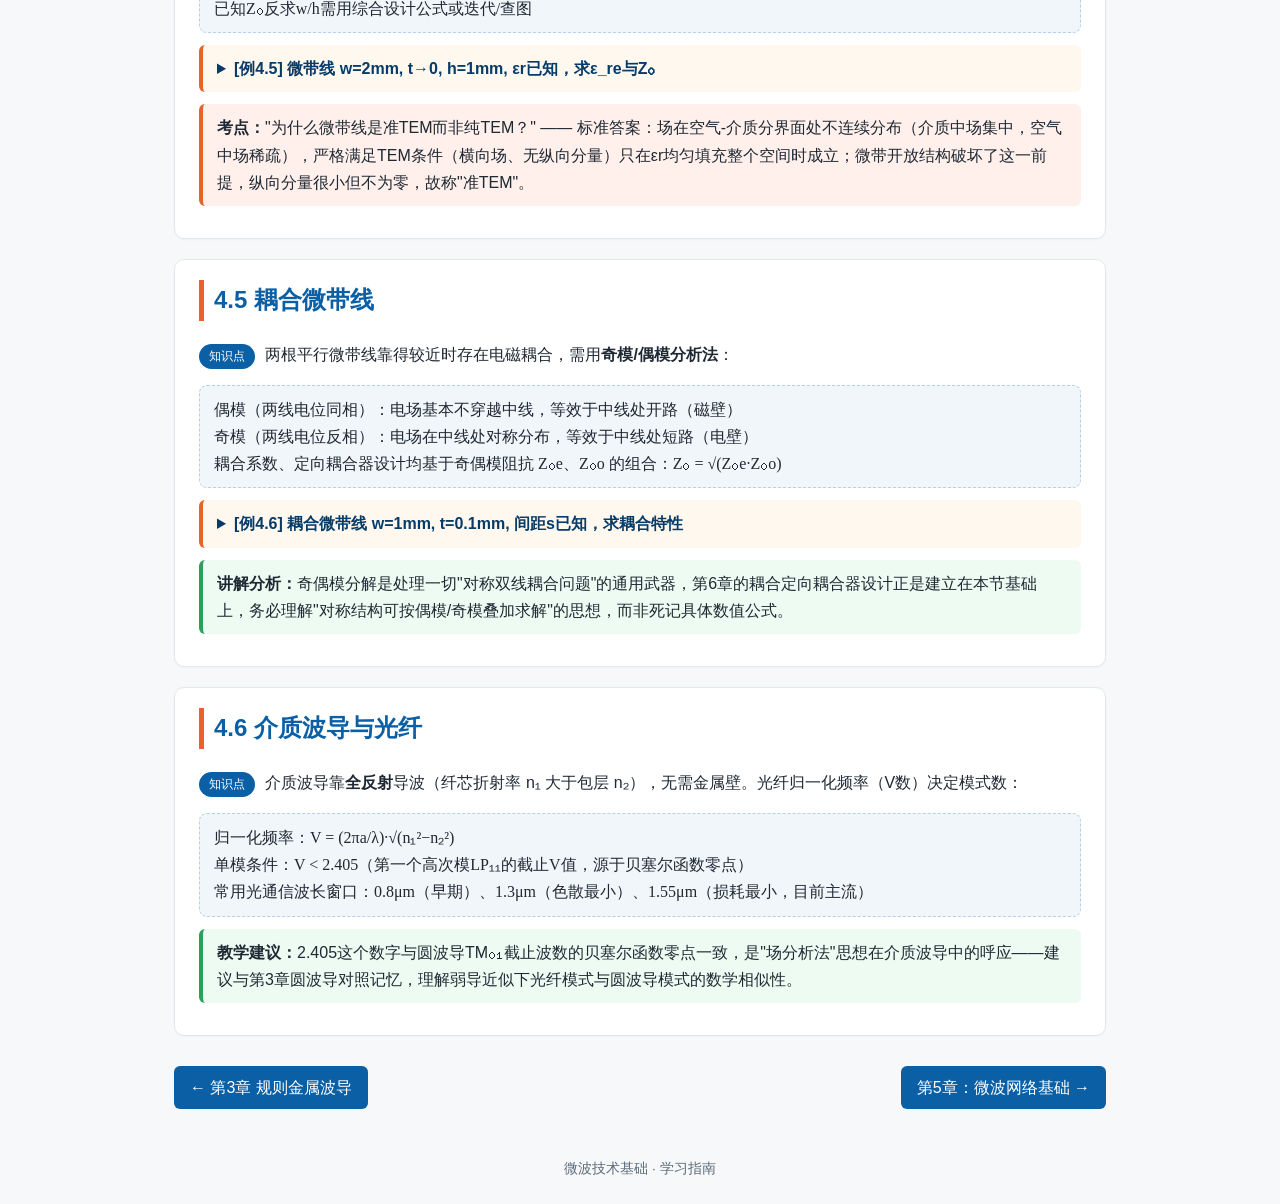
<file: pages/ch4.html>
<!DOCTYPE html>
<html lang="zh-CN">
<head>
<meta charset="UTF-8">
<title>第4章 微波集成传输线 · 微波技术基础</title>
<meta name="viewport" content="width=device-width, initial-scale=1">
<link rel="stylesheet" href="../assets/style.css">
</head>
<body>
<header class="site-header">
  <div class="brand">📡 微波技术基础 · 在线学习指南</div>
  <div class="sub">第4章 微波集成传输线</div>
</header>
<nav class="topnav">
  <a href="../index.html">首页</a>
  <a href="ch1.html">第1章</a>
  <a href="ch2.html">第2章</a>
  <a href="ch3.html">第3章</a>
  <a href="ch4.html" class="active">第4章</a>
  <a href="ch5.html">第5章</a>
  <a href="ch6.html">第6章</a>
  <a href="zmatrix.html">Z矩阵</a>
  <a href="smatrix.html">S矩阵</a>
  <a href="videos.html">视频</a>
</nav>
<main>
  <div class="card">
    <h1>第4章 微波集成传输线</h1>
    <div class="toc">
      本章结构：4.1 概述 → 4.2 同轴线 → 4.3 带状线 → 4.4 微带线 → 4.5 耦合微带线 → 4.6 介质波导与光纤。本质是把第2章"路分析法"的传输线理论用到各种实际工程结构上，核心是记住各结构<b>特性阻抗公式与适用条件</b>。
    </div>
  </div>

  <div class="card">
    <h2>4.2 同轴线</h2>
    <p><span class="tag">知识点</span> 同轴线主模为TEM模，其高次模是 TE₁₁（截止频率最低的高次模，类比圆波导主模）。</p>
    <div class="formula">
      特性阻抗（空气填充）：Z₀ = 60·ln(b/a) Ω（b为外导体内径，a为内导体外径）<br>
      TE₁₁高次模截止频率：f_c ≈ c / [π(a+b)]（近似式，用平均周长等效圆波导处理）<br>
      常用取值：Z₀=50Ω（兼顾功率容量、衰减、击穿电压三者折中，通用型）；Z₀=75Ω（衰减最小，适合长距离传输，如有线电视）
    </div>
    <div class="example">
      <details>
        <summary>[例4.1] 空气同轴线最低高次模截止频率20GHz，求传输衰减最小尺寸a、b，以及50Ω通用型尺寸</summary>
        <p>由截止频率公式反解 (a+b) ≈ 9.55×10⁷/f_c = 4.775mm。衰减最小条件 b=3.59a，联立得 a≈1.04mm，b≈3.735mm。</p>
        <p>若改用Z₀=50Ω条件：b/a = e^(50/60) = 2.301，联立 a+b=4.775mm 得 a≈1.447mm，b≈3.328mm。两种设计目标（衰减最小 vs 阻抗通用）给出不同的a、b组合，体现了工程设计中的"多目标权衡"。</p>
      </details>
    </div>
    <div class="exampoint"><b>考点：</b>同一尺寸约束（截止频率固定）下，"衰减最小"与"50Ω通用阻抗"对应不同的b/a比值，是常见计算题的两问设置，注意不要混用条件。</div>
  </div>

  <div class="card">
    <h2>4.3 带状线</h2>
    <p><span class="tag">知识点</span> 带状线由同轴线演化而来（把圆形内外导体"压扁拉直"），上下接地板、中间导带，场型仍为TEM模，适合封闭屏蔽、低辐射场合。</p>
    <div class="formula">
      特性阻抗（经验公式，w/b已知时）：Z₀ = 30π·b / [w_e(0.5w+0.441b)]，w_e为有效宽度（考虑带厚t修正）<br>
      已知Z₀反求 w/b 需查诺莫图或用经验拟合公式迭代求解
    </div>
    <div class="example">
      <details>
        <summary>[例4.2] Z₀=50Ω，εr=9，t≈0，求 w/b</summary>
        <p>由设计经验公式/图表反查：w/b≈0.2（当εr较大时导带需做窄以保持阻抗）。</p>
      </details>
    </div>
    <div class="example">
      <details>
        <summary>[例4.3] b=2mm, t=0.1mm, w=1.7mm, εr=1.2，求Z₀</summary>
        <p>先求 w/b=0.85，查/算有效宽度修正后代入阻抗公式，得到对应Z₀（由图表读出约数十欧姆量级，具体数值依据课件设计曲线确定）。</p>
      </details>
    </div>
    <div class="teach-box"><b>教学建议：</b>带状线阻抗公式较繁琐，考试更侧重"已知阻抗查w/b"或"已知w/b查阻抗"的查图/查表能力和物理趋势判断（w越宽阻抗越低，εr越大阻抗越低），不要求死记复杂经验公式本身。</div>
  </div>

  <div class="card">
    <h2>4.4 微带线</h2>
    <p><span class="tag">知识点</span> 微带线上表面开放，场一部分在空气中、一部分在介质中，严格来说是<b>准TEM模</b>，需要引入<b>有效介电常数 ε_re</b> 描述等效单一介质：</p>
    <div class="formula">
      有效介电常数：ε_re ≈ (εr+1)/2 + (εr−1)/2 · 1/√(1+12h/w)（w/h &gt; 1时的常用近似）<br>
      特性阻抗（w/h&gt;1）：Z₀ = 120π / {√ε_re · [w/h + 1.393 + 0.667ln(w/h+1.444)]}<br>
      已知Z₀反求w/h需用综合设计公式或迭代/查图
    </div>
    <div class="example">
      <details>
        <summary>[例4.5] 微带线 w=2mm, t→0, h=1mm, εr已知，求ε_re与Z₀</summary>
        <p>先算 w/h=2，代入ε_re近似式得到有效介电常数（约在εr与1之间的某折中值），再代入Z₀公式求出特性阻抗，具体数值依据εr取值计算。</p>
      </details>
    </div>
    <div class="exampoint"><b>考点：</b>"为什么微带线是准TEM而非纯TEM？" —— 标准答案：场在空气-介质分界面处不连续分布（介质中场集中，空气中场稀疏），严格满足TEM条件（横向场、无纵向分量）只在εr均匀填充整个空间时成立；微带开放结构破坏了这一前提，纵向分量很小但不为零，故称"准TEM"。</div>
  </div>

  <div class="card">
    <h2>4.5 耦合微带线</h2>
    <p><span class="tag">知识点</span> 两根平行微带线靠得较近时存在电磁耦合，需用<b>奇模/偶模分析法</b>：</p>
    <div class="formula">
      偶模（两线电位同相）：电场基本不穿越中线，等效于中线处开路（磁壁）<br>
      奇模（两线电位反相）：电场在中线处对称分布，等效于中线处短路（电壁）<br>
      耦合系数、定向耦合器设计均基于奇偶模阻抗 Z₀e、Z₀o 的组合：Z₀ = √(Z₀e·Z₀o)
    </div>
    <div class="example">
      <details>
        <summary>[例4.6] 耦合微带线 w=1mm, t=0.1mm, 间距s已知，求耦合特性</summary>
        <p>分别用奇偶模等效电路求 Z₀e 与 Z₀o，再代入耦合度公式 C=20log[(Z₀e−Z₀o)/(Z₀e+Z₀o)] 求耦合度（dB）。</p>
      </details>
    </div>
    <div class="teach-box"><b>讲解分析：</b>奇偶模分解是处理一切"对称双线耦合问题"的通用武器，第6章的耦合定向耦合器设计正是建立在本节基础上，务必理解"对称结构可按偶模/奇模叠加求解"的思想，而非死记具体数值公式。</div>
  </div>

  <div class="card">
    <h2>4.6 介质波导与光纤</h2>
    <p><span class="tag">知识点</span> 介质波导靠<b>全反射</b>导波（纤芯折射率 n₁ 大于包层 n₂），无需金属壁。光纤归一化频率（V数）决定模式数：</p>
    <div class="formula">
      归一化频率：V = (2πa/λ)·√(n₁²−n₂²)<br>
      单模条件：V &lt; 2.405（第一个高次模LP₁₁的截止V值，源于贝塞尔函数零点）<br>
      常用光通信波长窗口：0.8μm（早期）、1.3μm（色散最小）、1.55μm（损耗最小，目前主流）
    </div>
    <div class="teach-box"><b>教学建议：</b>2.405这个数字与圆波导TM₀₁截止波数的贝塞尔函数零点一致，是"场分析法"思想在介质波导中的呼应——建议与第3章圆波导对照记忆，理解弱导近似下光纤模式与圆波导模式的数学相似性。</div>
  </div>

  <div class="pagenav">
    <a href="ch3.html">← 第3章 规则金属波导</a>
    <a href="ch5.html">第5章：微波网络基础 →</a>
  </div>
</main>
<footer>微波技术基础 · 学习指南</footer>
</body>
</html>
</file>
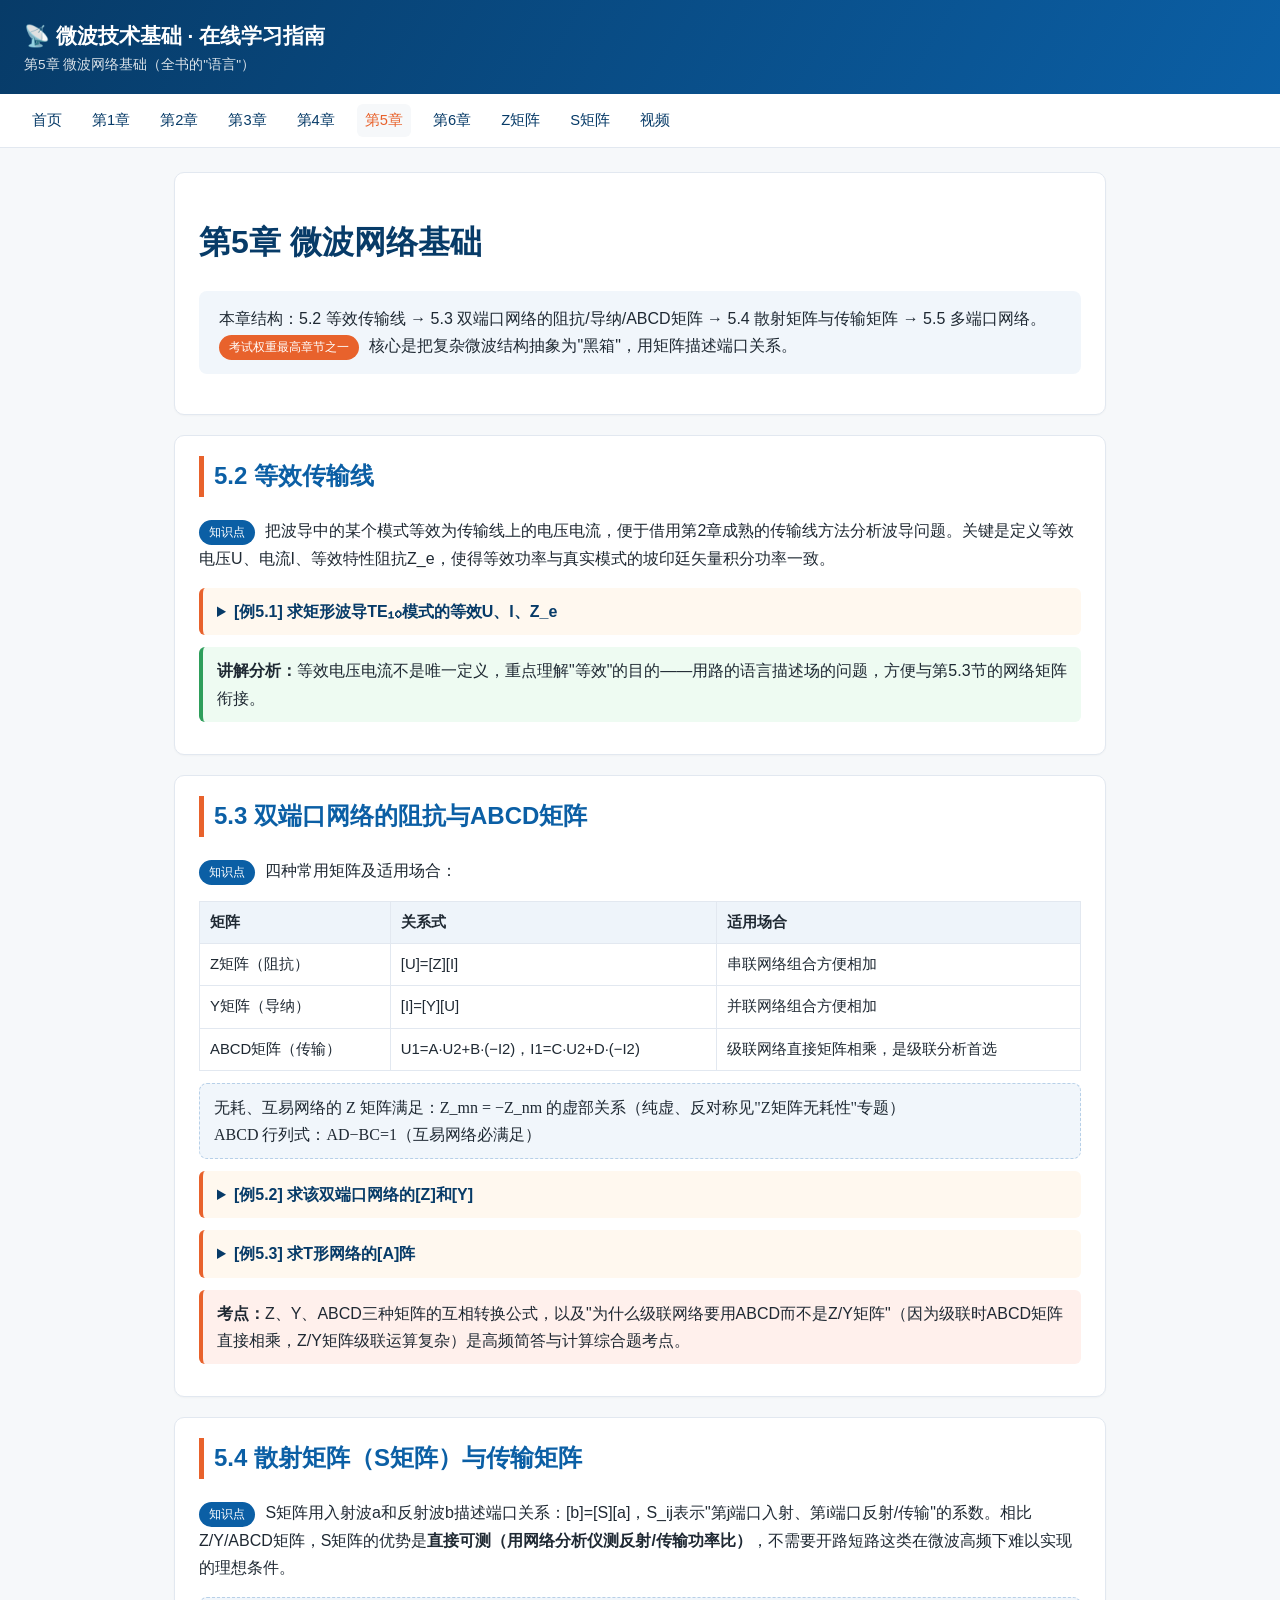
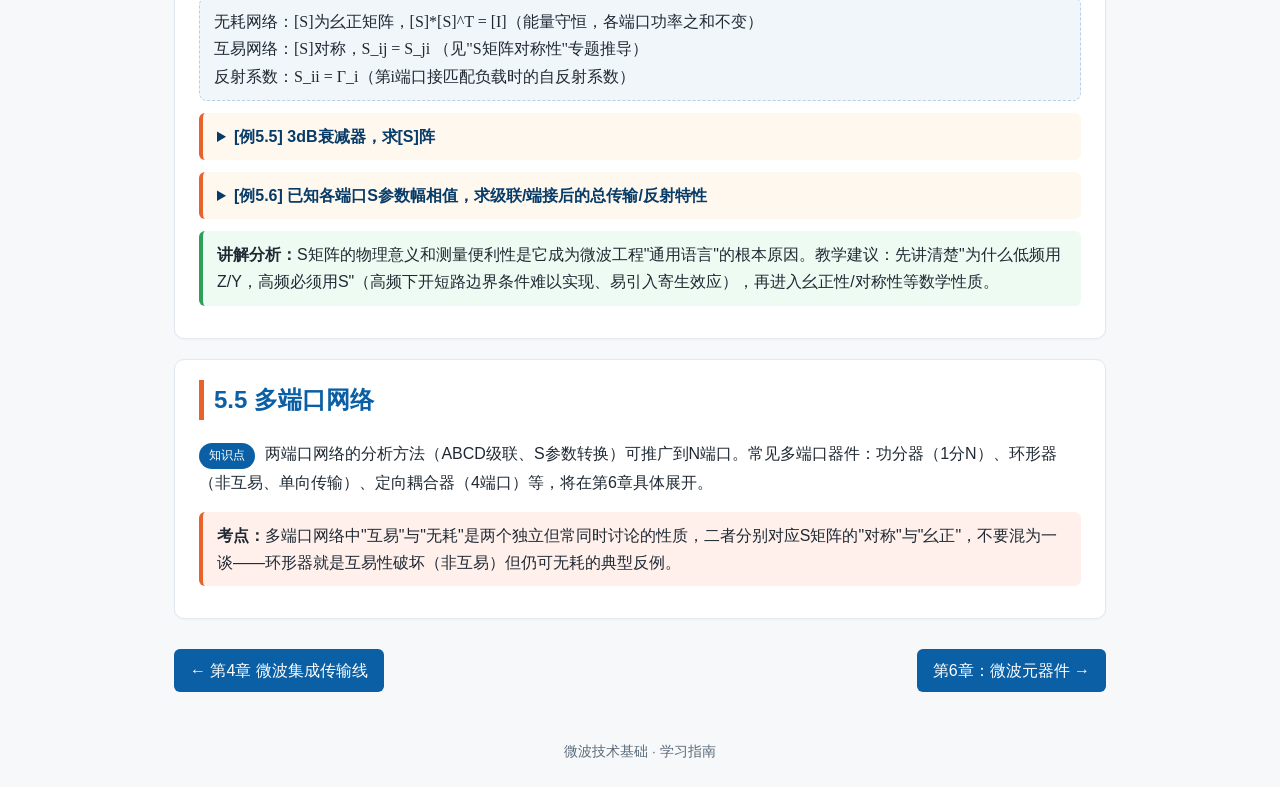
<file: pages/ch5.html>
<!DOCTYPE html>
<html lang="zh-CN">
<head>
<meta charset="UTF-8">
<title>第5章 微波网络基础 · 微波技术基础</title>
<meta name="viewport" content="width=device-width, initial-scale=1">
<link rel="stylesheet" href="../assets/style.css">
</head>
<body>
<header class="site-header">
  <div class="brand">📡 微波技术基础 · 在线学习指南</div>
  <div class="sub">第5章 微波网络基础（全书的"语言"）</div>
</header>
<nav class="topnav">
  <a href="../index.html">首页</a>
  <a href="ch1.html">第1章</a>
  <a href="ch2.html">第2章</a>
  <a href="ch3.html">第3章</a>
  <a href="ch4.html">第4章</a>
  <a href="ch5.html" class="active">第5章</a>
  <a href="ch6.html">第6章</a>
  <a href="zmatrix.html">Z矩阵</a>
  <a href="smatrix.html">S矩阵</a>
  <a href="videos.html">视频</a>
</nav>
<main>
  <div class="card">
    <h1>第5章 微波网络基础</h1>
    <div class="toc">
      本章结构：5.2 等效传输线 → 5.3 双端口网络的阻抗/导纳/ABCD矩阵 → 5.4 散射矩阵与传输矩阵 → 5.5 多端口网络。<span class="tag exam">考试权重最高章节之一</span> 核心是把复杂微波结构抽象为"黑箱"，用矩阵描述端口关系。
    </div>
  </div>

  <div class="card">
    <h2>5.2 等效传输线</h2>
    <p><span class="tag">知识点</span> 把波导中的某个模式等效为传输线上的电压电流，便于借用第2章成熟的传输线方法分析波导问题。关键是定义等效电压U、电流I、等效特性阻抗Z_e，使得等效功率与真实模式的坡印廷矢量积分功率一致。</p>
    <div class="example">
      <details>
        <summary>[例5.1] 求矩形波导TE₁₀模式的等效U、I、Z_e</summary>
        <p>以TE₁₀模的E_y、H_x场分布为基础，沿参考面积分得到等效电压（正比于场幅值）、等效电流（正比于H_x积分），再由P=UI*/2反解等效阻抗Z_e，Z_e与真实波阻抗成正比但含有归一化常数的选择自由度（电压-电流归一化、功率-电压归一化、功率-电流归一化三种常见定义）。</p>
      </details>
    </div>
    <div class="teach-box"><b>讲解分析：</b>等效电压电流不是唯一定义，重点理解"等效"的目的——用路的语言描述场的问题，方便与第5.3节的网络矩阵衔接。</div>
  </div>

  <div class="card">
    <h2>5.3 双端口网络的阻抗与ABCD矩阵</h2>
    <p><span class="tag">知识点</span> 四种常用矩阵及适用场合：</p>
    <table>
      <tr><th>矩阵</th><th>关系式</th><th>适用场合</th></tr>
      <tr><td>Z矩阵（阻抗）</td><td>[U]=[Z][I]</td><td>串联网络组合方便相加</td></tr>
      <tr><td>Y矩阵（导纳）</td><td>[I]=[Y][U]</td><td>并联网络组合方便相加</td></tr>
      <tr><td>ABCD矩阵（传输）</td><td>U1=A·U2+B·(−I2)，I1=C·U2+D·(−I2)</td><td>级联网络直接矩阵相乘，是级联分析首选</td></tr>
    </table>
    <div class="formula">
      无耗、互易网络的 Z 矩阵满足：Z_mn = −Z_nm 的虚部关系（纯虚、反对称见"Z矩阵无耗性"专题）<br>
      ABCD 行列式：AD−BC=1（互易网络必满足）
    </div>
    <div class="example">
      <details>
        <summary>[例5.2] 求该双端口网络的[Z]和[Y]</summary>
        <p>分别令I2=0（开路）、I1=0（开路）测出各开路阻抗得到Z矩阵四元素；Y矩阵可由Z矩阵求逆（[Y]=[Z]⁻¹），或直接用短路法测得。</p>
      </details>
    </div>
    <div class="example">
      <details>
        <summary>[例5.3] 求T形网络的[A]阵</summary>
        <p>T形网络由串联阻抗Z1、并联阻抗Z2、串联阻抗Z3组成，分段级联三个基本两端口（串联阻抗ABCD阵、并联阻抗ABCD阵）后矩阵相乘得到总ABCD矩阵，体现"级联用ABCD"的核心优势。</p>
      </details>
    </div>
    <div class="exampoint"><b>考点：</b>Z、Y、ABCD三种矩阵的互相转换公式，以及"为什么级联网络要用ABCD而不是Z/Y矩阵"（因为级联时ABCD矩阵直接相乘，Z/Y矩阵级联运算复杂）是高频简答与计算综合题考点。</div>
  </div>

  <div class="card">
    <h2>5.4 散射矩阵（S矩阵）与传输矩阵</h2>
    <p><span class="tag">知识点</span> S矩阵用入射波a和反射波b描述端口关系：[b]=[S][a]，S_ij表示"第j端口入射、第i端口反射/传输"的系数。相比Z/Y/ABCD矩阵，S矩阵的优势是<b>直接可测（用网络分析仪测反射/传输功率比）</b>，不需要开路短路这类在微波高频下难以实现的理想条件。</p>
    <div class="formula">
      无耗网络：[S]为幺正矩阵，[S]*[S]^T = [I]（能量守恒，各端口功率之和不变）<br>
      互易网络：[S]对称，S_ij = S_ji （见"S矩阵对称性"专题推导）<br>
      反射系数：S_ii = Γ_i（第i端口接匹配负载时的自反射系数）
    </div>
    <div class="example">
      <details>
        <summary>[例5.5] 3dB衰减器，求[S]阵</summary>
        <p>3dB衰减对应功率减半，电压传输系数 |S21|=1/√2≈0.707；若网络对称匹配，S11=S22=0，S12=S21=0.707∠0°（理想衰减器相位不变），对应衰减量 −20log(0.707)≈3dB，與题设吻合。</p>
      </details>
    </div>
    <div class="example">
      <details>
        <summary>[例5.6] 已知各端口S参数幅相值，求级联/端接后的总传输/反射特性</summary>
        <p>利用信号流图法（Mason公式）或直接矩阵运算，逐步代入边界条件（端口接匹配负载Γ=0，或接给定负载反推等效Γ），可求得端口间总增益约为例题给出的6.9dB左右（具体数值依据原始幅相参数计算）。</p>
      </details>
    </div>
    <div class="teach-box"><b>讲解分析：</b>S矩阵的物理意义和测量便利性是它成为微波工程"通用语言"的根本原因。教学建议：先讲清楚"为什么低频用Z/Y，高频必须用S"（高频下开短路边界条件难以实现、易引入寄生效应），再进入幺正性/对称性等数学性质。</div>
  </div>

  <div class="card">
    <h2>5.5 多端口网络</h2>
    <p><span class="tag">知识点</span> 两端口网络的分析方法（ABCD级联、S参数转换）可推广到N端口。常见多端口器件：功分器（1分N）、环形器（非互易、单向传输）、定向耦合器（4端口）等，将在第6章具体展开。</p>
    <div class="exampoint"><b>考点：</b>多端口网络中"互易"与"无耗"是两个独立但常同时讨论的性质，二者分别对应S矩阵的"对称"与"幺正"，不要混为一谈——环形器就是互易性破坏（非互易）但仍可无耗的典型反例。</div>
  </div>

  <div class="pagenav">
    <a href="ch4.html">← 第4章 微波集成传输线</a>
    <a href="ch6.html">第6章：微波元器件 →</a>
  </div>
</main>
<footer>微波技术基础 · 学习指南</footer>
</body>
</html>
</file>
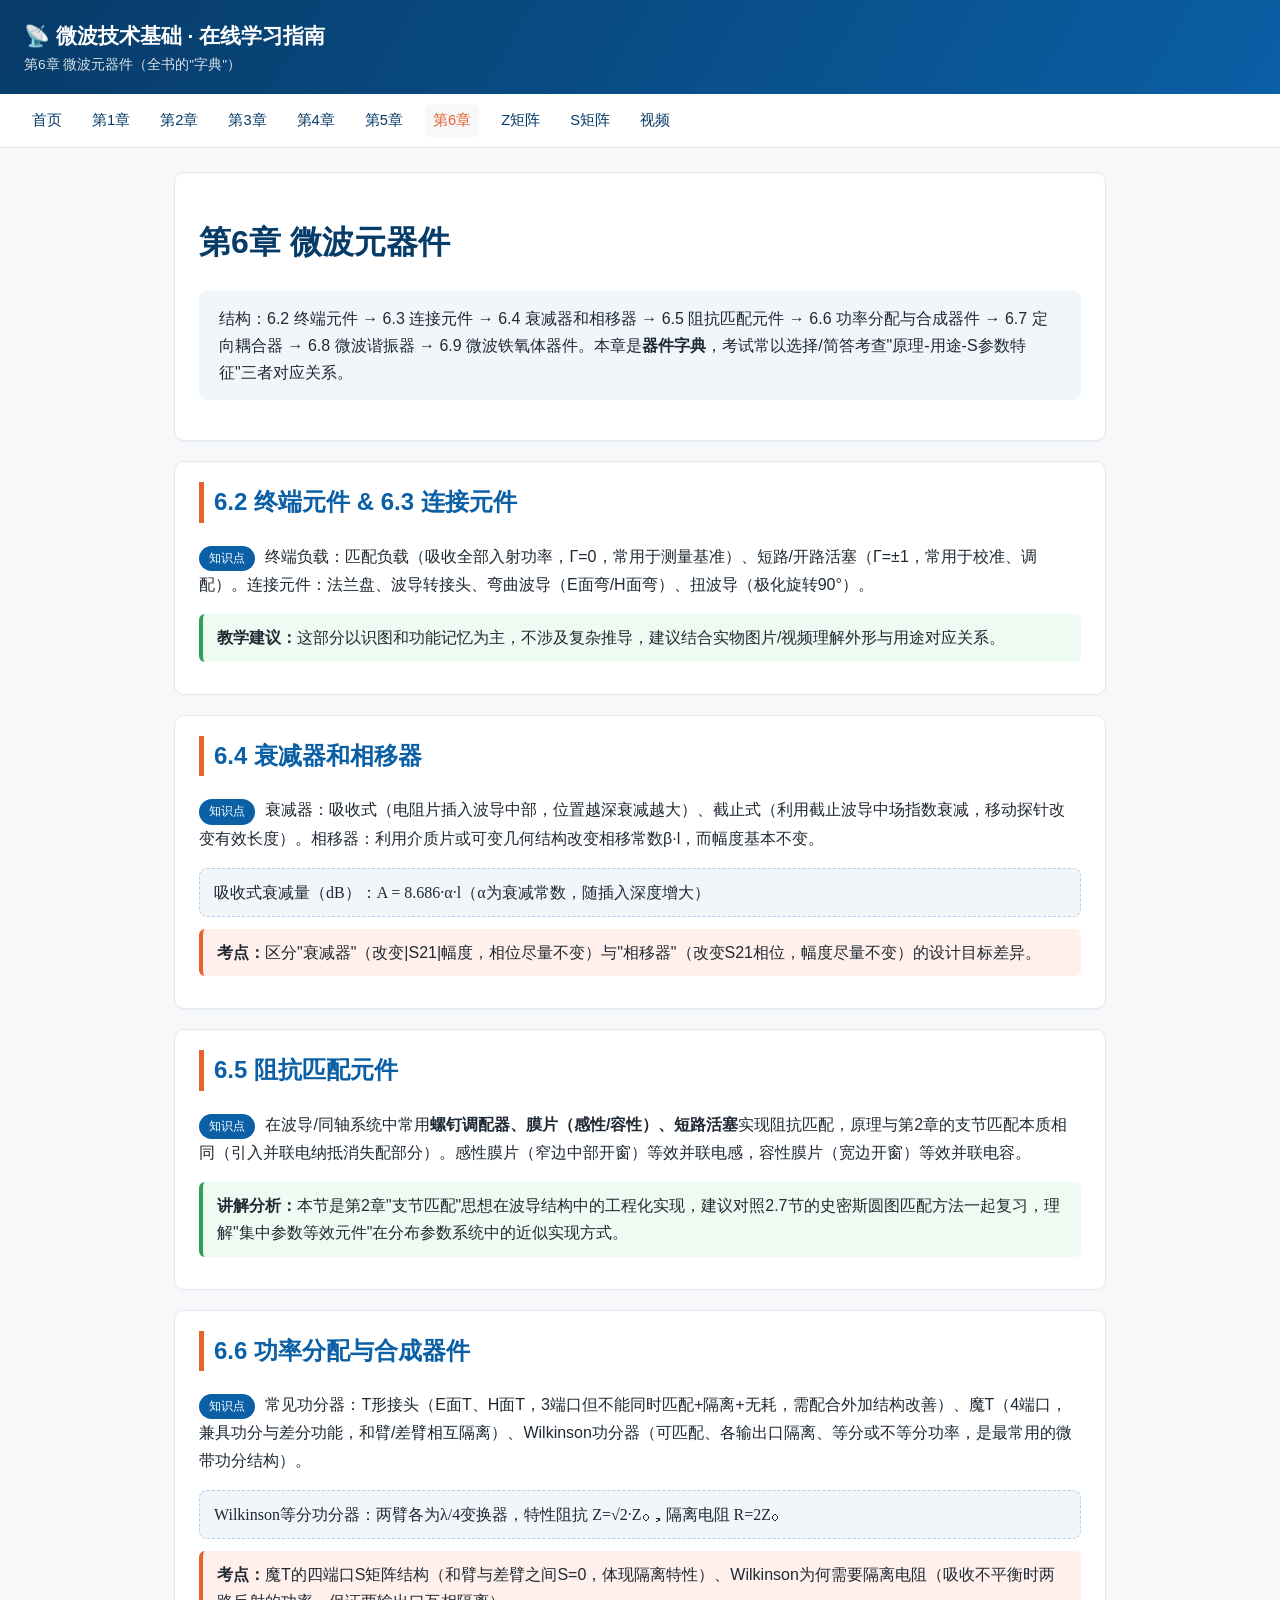
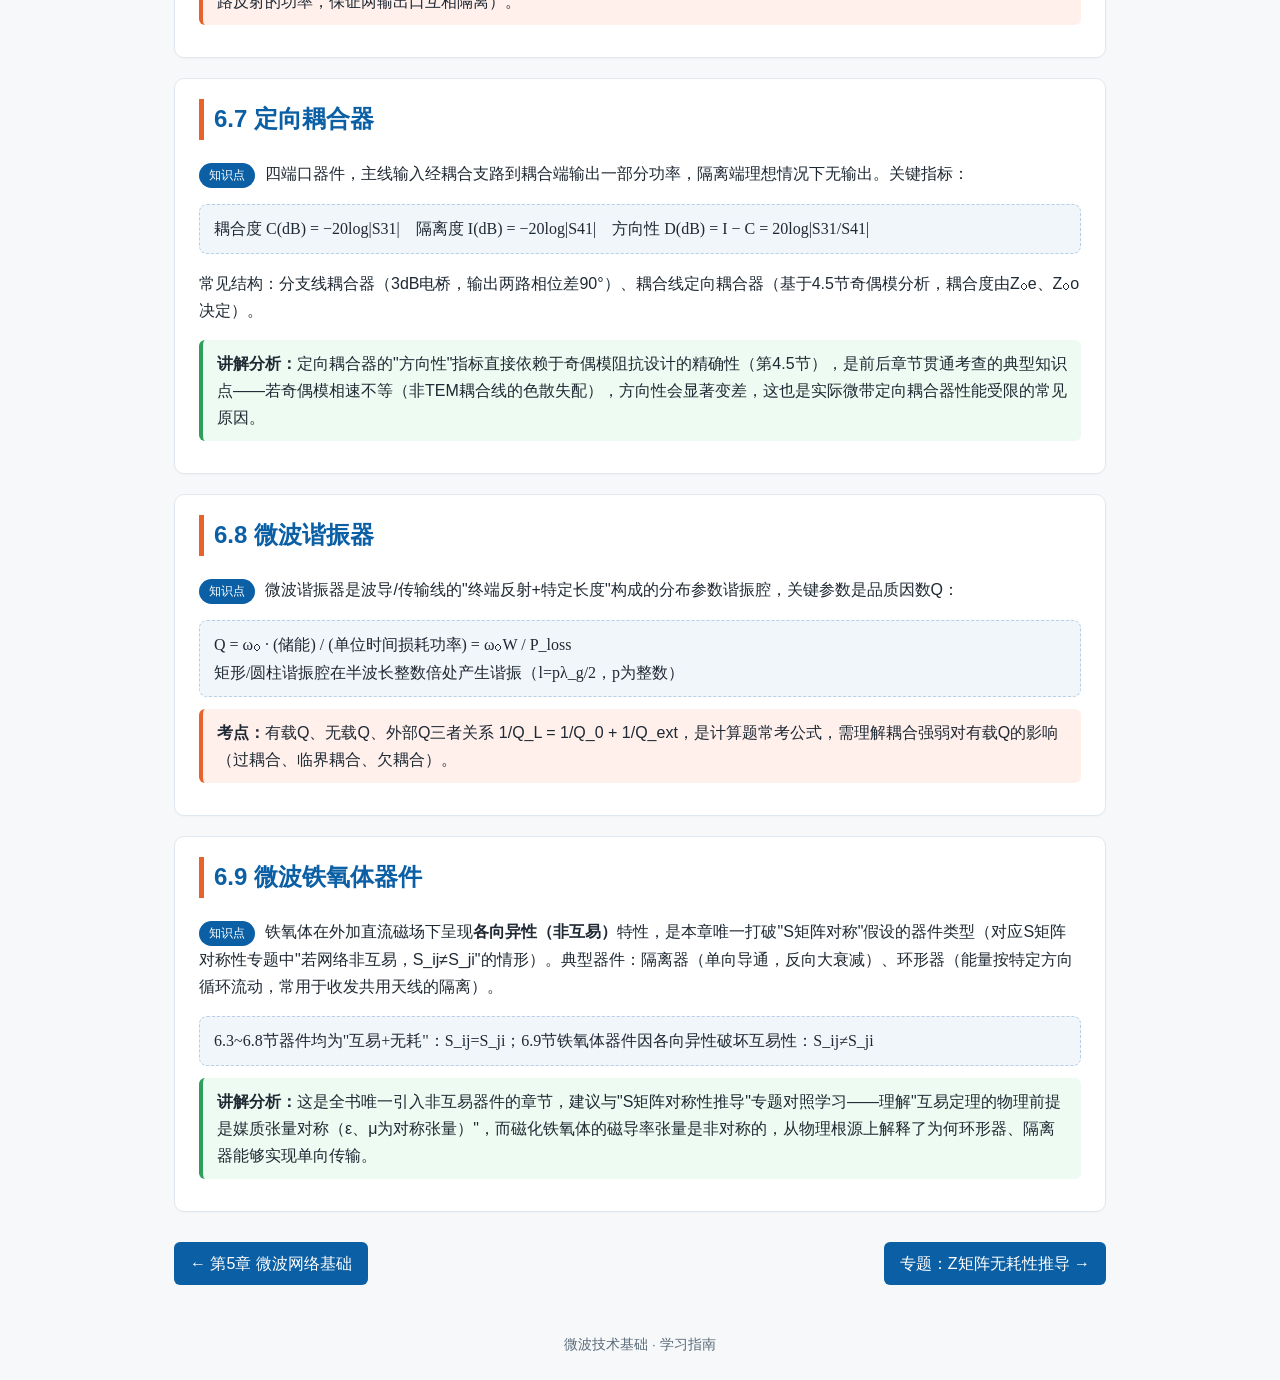
<file: pages/ch6.html>
<!DOCTYPE html>
<html lang="zh-CN">
<head>
<meta charset="UTF-8">
<title>第6章 微波元器件 · 微波技术基础</title>
<meta name="viewport" content="width=device-width, initial-scale=1">
<link rel="stylesheet" href="../assets/style.css">
</head>
<body>
<header class="site-header">
  <div class="brand">📡 微波技术基础 · 在线学习指南</div>
  <div class="sub">第6章 微波元器件（全书的"字典"）</div>
</header>
<nav class="topnav">
  <a href="../index.html">首页</a>
  <a href="ch1.html">第1章</a>
  <a href="ch2.html">第2章</a>
  <a href="ch3.html">第3章</a>
  <a href="ch4.html">第4章</a>
  <a href="ch5.html">第5章</a>
  <a href="ch6.html" class="active">第6章</a>
  <a href="zmatrix.html">Z矩阵</a>
  <a href="smatrix.html">S矩阵</a>
  <a href="videos.html">视频</a>
</nav>
<main>
  <div class="card">
    <h1>第6章 微波元器件</h1>
    <div class="toc">
      结构：6.2 终端元件 → 6.3 连接元件 → 6.4 衰减器和相移器 → 6.5 阻抗匹配元件 → 6.6 功率分配与合成器件 → 6.7 定向耦合器 → 6.8 微波谐振器 → 6.9 微波铁氧体器件。本章是<b>器件字典</b>，考试常以选择/简答考查"原理-用途-S参数特征"三者对应关系。
    </div>
  </div>

  <div class="card">
    <h2>6.2 终端元件 & 6.3 连接元件</h2>
    <p><span class="tag">知识点</span> 终端负载：匹配负载（吸收全部入射功率，Γ=0，常用于测量基准）、短路/开路活塞（Γ=±1，常用于校准、调配）。连接元件：法兰盘、波导转接头、弯曲波导（E面弯/H面弯）、扭波导（极化旋转90°）。</p>
    <div class="teach-box"><b>教学建议：</b>这部分以识图和功能记忆为主，不涉及复杂推导，建议结合实物图片/视频理解外形与用途对应关系。</div>
  </div>

  <div class="card">
    <h2>6.4 衰减器和相移器</h2>
    <p><span class="tag">知识点</span> 衰减器：吸收式（电阻片插入波导中部，位置越深衰减越大）、截止式（利用截止波导中场指数衰减，移动探针改变有效长度）。相移器：利用介质片或可变几何结构改变相移常数β·l，而幅度基本不变。</p>
    <div class="formula">
      吸收式衰减量（dB）：A = 8.686·α·l（α为衰减常数，随插入深度增大）
    </div>
    <div class="exampoint"><b>考点：</b>区分"衰减器"（改变|S21|幅度，相位尽量不变）与"相移器"（改变S21相位，幅度尽量不变）的设计目标差异。</div>
  </div>

  <div class="card">
    <h2>6.5 阻抗匹配元件</h2>
    <p><span class="tag">知识点</span> 在波导/同轴系统中常用<b>螺钉调配器、膜片（感性/容性）、短路活塞</b>实现阻抗匹配，原理与第2章的支节匹配本质相同（引入并联电纳抵消失配部分）。感性膜片（窄边中部开窗）等效并联电感，容性膜片（宽边开窗）等效并联电容。</p>
    <div class="teach-box"><b>讲解分析：</b>本节是第2章"支节匹配"思想在波导结构中的工程化实现，建议对照2.7节的史密斯圆图匹配方法一起复习，理解"集中参数等效元件"在分布参数系统中的近似实现方式。</div>
  </div>

  <div class="card">
    <h2>6.6 功率分配与合成器件</h2>
    <p><span class="tag">知识点</span> 常见功分器：T形接头（E面T、H面T，3端口但不能同时匹配+隔离+无耗，需配合外加结构改善）、魔T（4端口，兼具功分与差分功能，和臂/差臂相互隔离）、Wilkinson功分器（可匹配、各输出口隔离、等分或不等分功率，是最常用的微带功分结构）。</p>
    <div class="formula">
      Wilkinson等分功分器：两臂各为λ/4变换器，特性阻抗 Z=√2·Z₀，隔离电阻 R=2Z₀
    </div>
    <div class="exampoint"><b>考点：</b>魔T的四端口S矩阵结构（和臂与差臂之间S=0，体现隔离特性）、Wilkinson为何需要隔离电阻（吸收不平衡时两路反射的功率，保证两输出口互相隔离）。</div>
  </div>

  <div class="card">
    <h2>6.7 定向耦合器</h2>
    <p><span class="tag">知识点</span> 四端口器件，主线输入经耦合支路到耦合端输出一部分功率，隔离端理想情况下无输出。关键指标：</p>
    <div class="formula">
      耦合度 C(dB) = −20log|S31|　隔离度 I(dB) = −20log|S41|　方向性 D(dB) = I − C = 20log|S31/S41|
    </div>
    <p>常见结构：分支线耦合器（3dB电桥，输出两路相位差90°）、耦合线定向耦合器（基于4.5节奇偶模分析，耦合度由Z₀e、Z₀o决定）。</p>
    <div class="teach-box"><b>讲解分析：</b>定向耦合器的"方向性"指标直接依赖于奇偶模阻抗设计的精确性（第4.5节），是前后章节贯通考查的典型知识点——若奇偶模相速不等（非TEM耦合线的色散失配），方向性会显著变差，这也是实际微带定向耦合器性能受限的常见原因。</div>
  </div>

  <div class="card">
    <h2>6.8 微波谐振器</h2>
    <p><span class="tag">知识点</span> 微波谐振器是波导/传输线的"终端反射+特定长度"构成的分布参数谐振腔，关键参数是品质因数Q：</p>
    <div class="formula">
      Q = ω₀ · (储能) / (单位时间损耗功率) = ω₀W / P_loss<br>
      矩形/圆柱谐振腔在半波长整数倍处产生谐振（l=pλ_g/2，p为整数）
    </div>
    <div class="exampoint"><b>考点：</b>有载Q、无载Q、外部Q三者关系 1/Q_L = 1/Q_0 + 1/Q_ext，是计算题常考公式，需理解耦合强弱对有载Q的影响（过耦合、临界耦合、欠耦合）。</div>
  </div>

  <div class="card">
    <h2>6.9 微波铁氧体器件</h2>
    <p><span class="tag">知识点</span> 铁氧体在外加直流磁场下呈现<b>各向异性（非互易）</b>特性，是本章唯一打破"S矩阵对称"假设的器件类型（对应S矩阵对称性专题中"若网络非互易，S_ij≠S_ji"的情形）。典型器件：隔离器（单向导通，反向大衰减）、环形器（能量按特定方向循环流动，常用于收发共用天线的隔离）。</p>
    <div class="formula">
      6.3~6.8节器件均为"互易+无耗"：S_ij=S_ji；6.9节铁氧体器件因各向异性破坏互易性：S_ij≠S_ji
    </div>
    <div class="teach-box"><b>讲解分析：</b>这是全书唯一引入非互易器件的章节，建议与"S矩阵对称性推导"专题对照学习——理解"互易定理的物理前提是媒质张量对称（ε、μ为对称张量）"，而磁化铁氧体的磁导率张量是非对称的，从物理根源上解释了为何环形器、隔离器能够实现单向传输。</div>
  </div>

  <div class="pagenav">
    <a href="ch5.html">← 第5章 微波网络基础</a>
    <a href="zmatrix.html">专题：Z矩阵无耗性推导 →</a>
  </div>
</main>
<footer>微波技术基础 · 学习指南</footer>
</body>
</html>
</file>
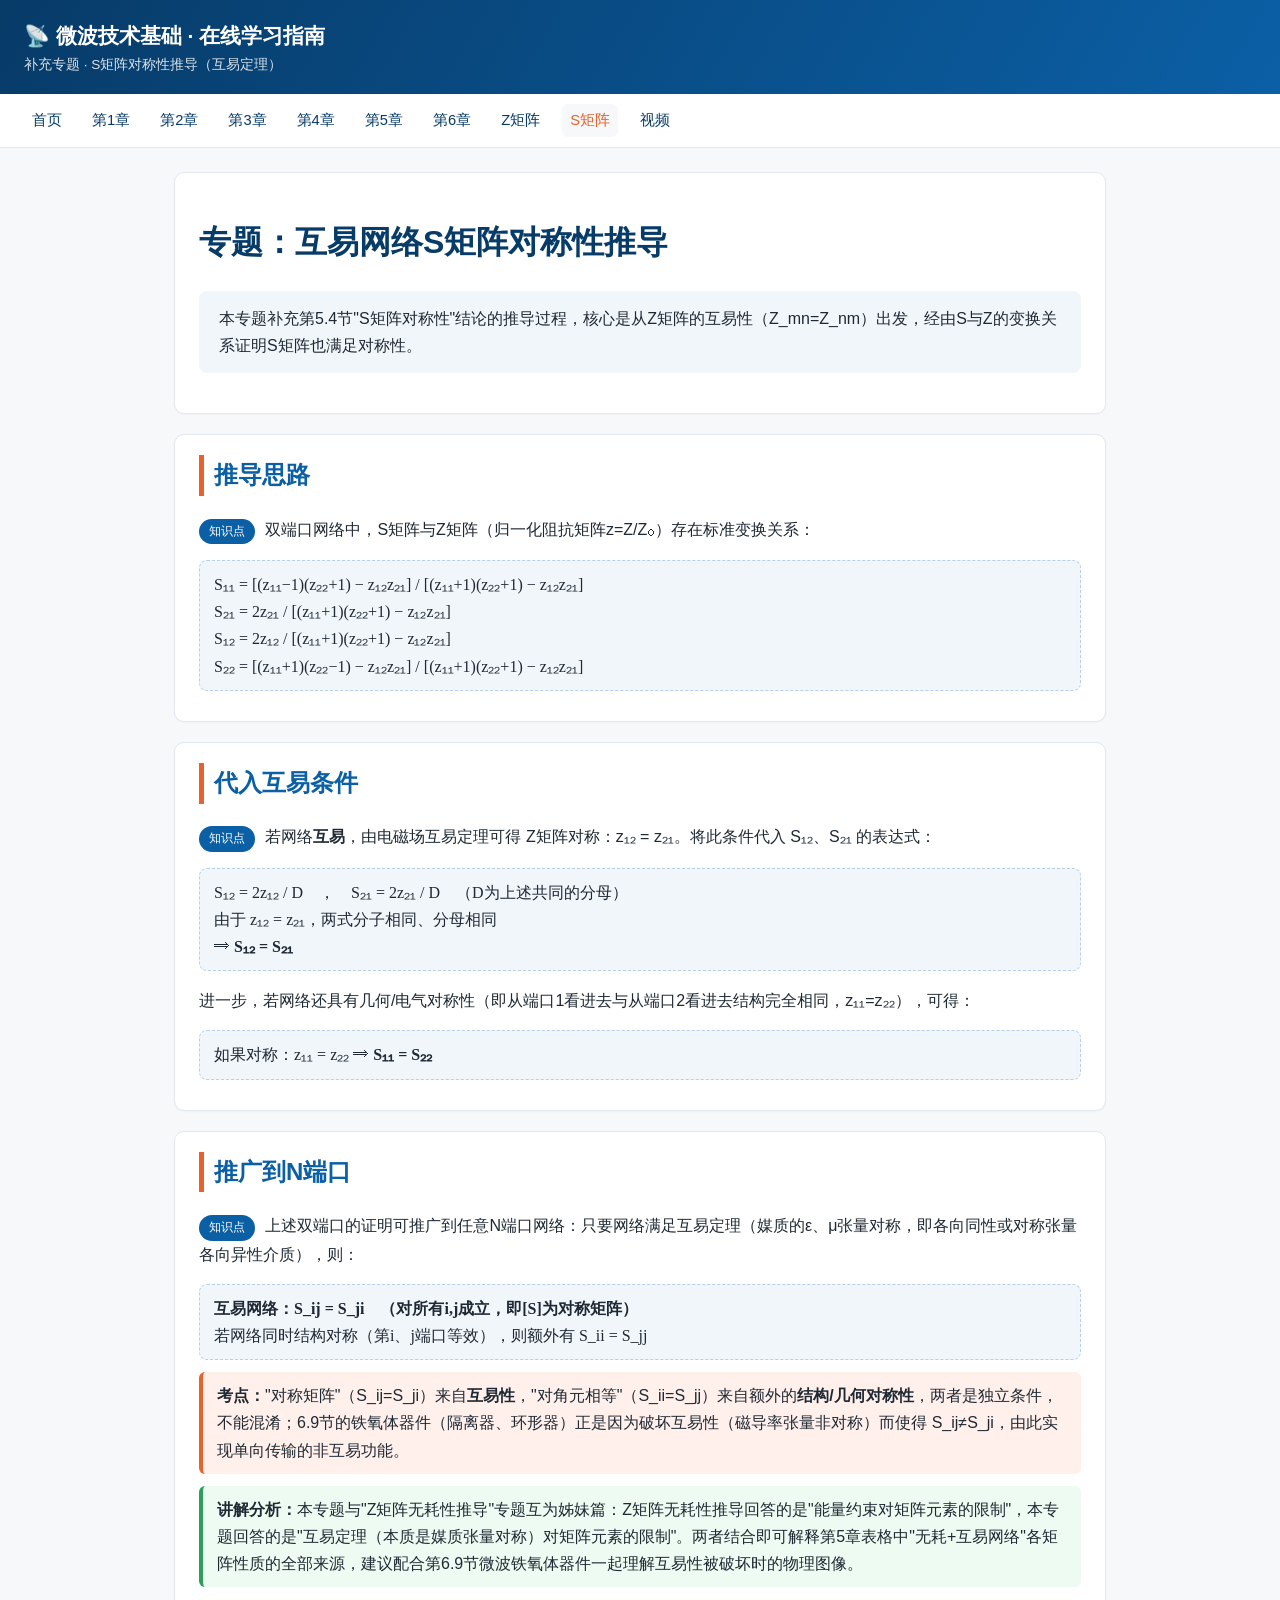
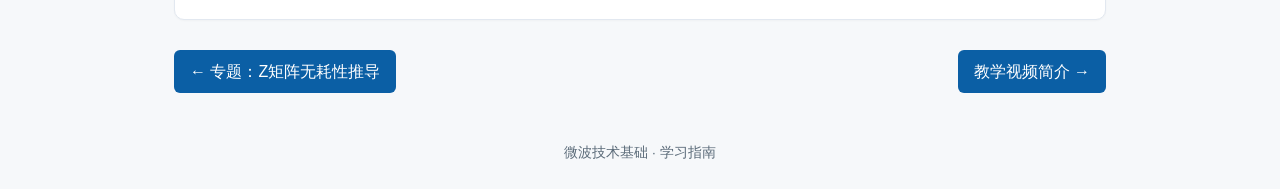
<file: pages/smatrix.html>
<!DOCTYPE html>
<html lang="zh-CN">
<head>
<meta charset="UTF-8">
<title>专题 · S矩阵对称性推导 · 微波技术基础</title>
<meta name="viewport" content="width=device-width, initial-scale=1">
<link rel="stylesheet" href="../assets/style.css">
</head>
<body>
<header class="site-header">
  <div class="brand">📡 微波技术基础 · 在线学习指南</div>
  <div class="sub">补充专题 · S矩阵对称性推导（互易定理）</div>
</header>
<nav class="topnav">
  <a href="../index.html">首页</a>
  <a href="ch1.html">第1章</a>
  <a href="ch2.html">第2章</a>
  <a href="ch3.html">第3章</a>
  <a href="ch4.html">第4章</a>
  <a href="ch5.html">第5章</a>
  <a href="ch6.html">第6章</a>
  <a href="zmatrix.html">Z矩阵</a>
  <a href="smatrix.html" class="active">S矩阵</a>
  <a href="videos.html">视频</a>
</nav>
<main>
  <div class="card">
    <h1>专题：互易网络S矩阵对称性推导</h1>
    <div class="toc">本专题补充第5.4节"S矩阵对称性"结论的推导过程，核心是从Z矩阵的互易性（Z_mn=Z_nm）出发，经由S与Z的变换关系证明S矩阵也满足对称性。</div>
  </div>

  <div class="card">
    <h2>推导思路</h2>
    <p><span class="tag">知识点</span> 双端口网络中，S矩阵与Z矩阵（归一化阻抗矩阵z=Z/Z₀）存在标准变换关系：</p>
    <div class="formula">
      S₁₁ = [(z₁₁−1)(z₂₂+1) − z₁₂z₂₁] / [(z₁₁+1)(z₂₂+1) − z₁₂z₂₁]<br>
      S₂₁ = 2z₂₁ / [(z₁₁+1)(z₂₂+1) − z₁₂z₂₁]<br>
      S₁₂ = 2z₁₂ / [(z₁₁+1)(z₂₂+1) − z₁₂z₂₁]<br>
      S₂₂ = [(z₁₁+1)(z₂₂−1) − z₁₂z₂₁] / [(z₁₁+1)(z₂₂+1) − z₁₂z₂₁]
    </div>
  </div>

  <div class="card">
    <h2>代入互易条件</h2>
    <p><span class="tag">知识点</span> 若网络<b>互易</b>，由电磁场互易定理可得 Z矩阵对称：z₁₂ = z₂₁。将此条件代入 S₁₂、S₂₁ 的表达式：</p>
    <div class="formula">
      S₁₂ = 2z₁₂ / D　，　S₂₁ = 2z₂₁ / D　（D为上述共同的分母）<br>
      由于 z₁₂ = z₂₁，两式分子相同、分母相同<br>
      ⟹ <b>S₁₂ = S₂₁</b>
    </div>
    <p>进一步，若网络还具有几何/电气对称性（即从端口1看进去与从端口2看进去结构完全相同，z₁₁=z₂₂），可得：</p>
    <div class="formula">
      如果对称：z₁₁ = z₂₂ ⟹ <b>S₁₁ = S₂₂</b>
    </div>
  </div>

  <div class="card">
    <h2>推广到N端口</h2>
    <p><span class="tag">知识点</span> 上述双端口的证明可推广到任意N端口网络：只要网络满足互易定理（媒质的ε、μ张量对称，即各向同性或对称张量各向异性介质），则：</p>
    <div class="formula">
      <b>互易网络：S_ij = S_ji　（对所有i,j成立，即[S]为对称矩阵）</b><br>
      若网络同时结构对称（第i、j端口等效），则额外有 S_ii = S_jj
    </div>
    <div class="exampoint">
      <b>考点：</b>"对称矩阵"（S_ij=S_ji）来自<b>互易性</b>，"对角元相等"（S_ii=S_jj）来自额外的<b>结构/几何对称性</b>，两者是独立条件，不能混淆；6.9节的铁氧体器件（隔离器、环形器）正是因为破坏互易性（磁导率张量非对称）而使得 S_ij≠S_ji，由此实现单向传输的非互易功能。
    </div>
    <div class="teach-box">
      <b>讲解分析：</b>本专题与"Z矩阵无耗性推导"专题互为姊妹篇：Z矩阵无耗性推导回答的是"能量约束对矩阵元素的限制"，本专题回答的是"互易定理（本质是媒质张量对称）对矩阵元素的限制"。两者结合即可解释第5章表格中"无耗+互易网络"各矩阵性质的全部来源，建议配合第6.9节微波铁氧体器件一起理解互易性被破坏时的物理图像。
    </div>
  </div>

  <div class="pagenav">
    <a href="zmatrix.html">← 专题：Z矩阵无耗性推导</a>
    <a href="videos.html">教学视频简介 →</a>
  </div>
</main>
<footer>微波技术基础 · 学习指南</footer>
</body>
</html>
</file>
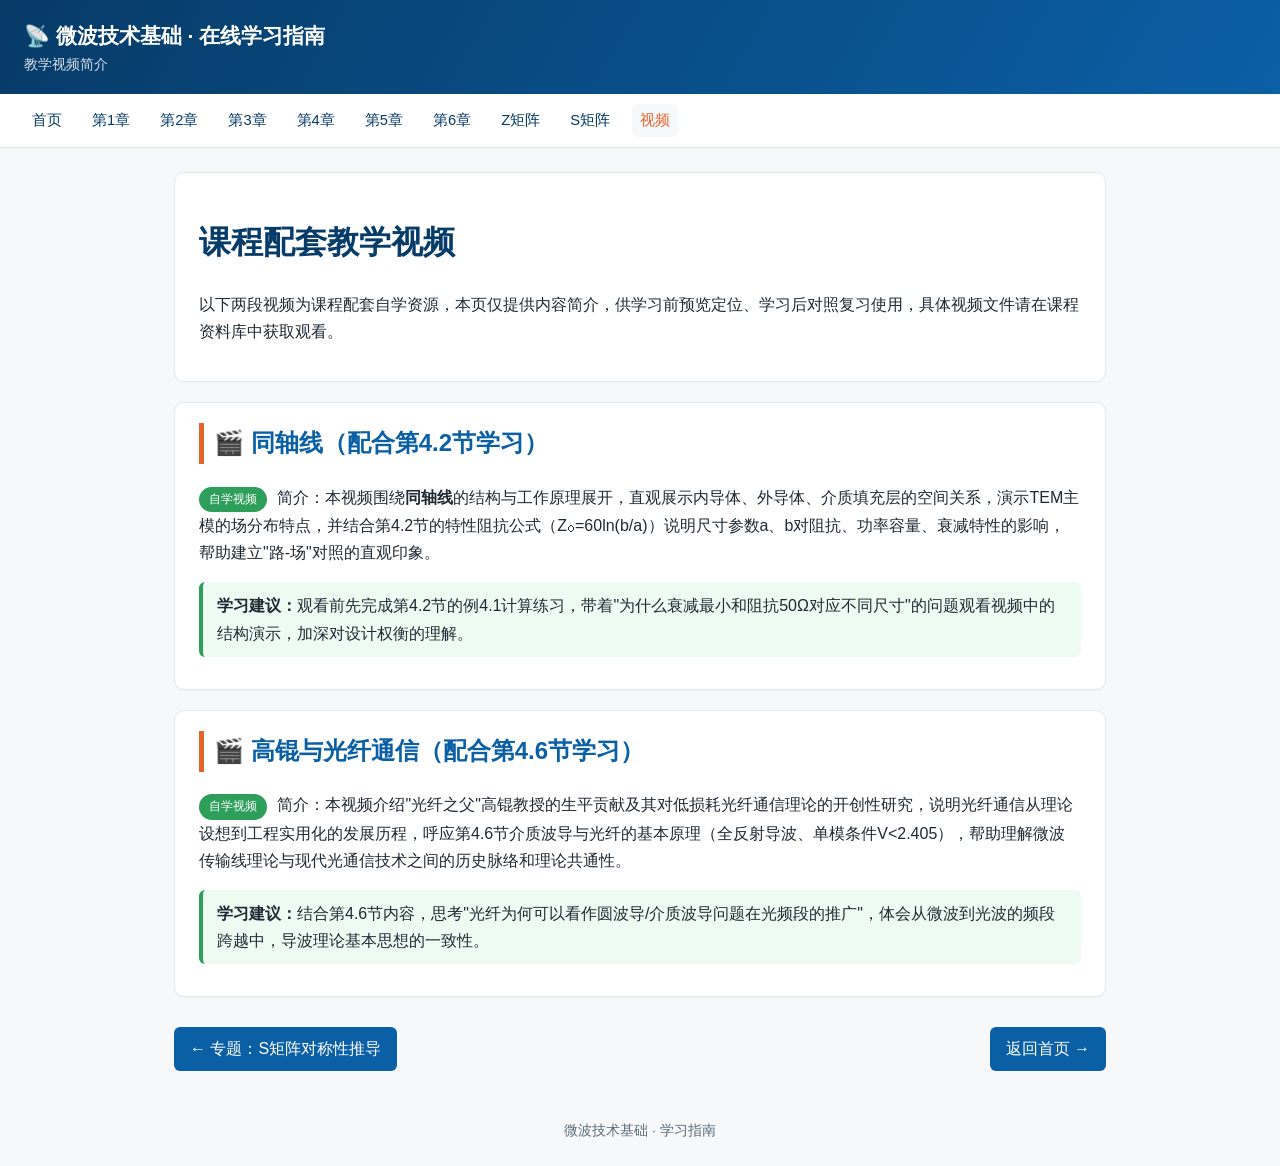
<file: pages/videos.html>
<!DOCTYPE html>
<html lang="zh-CN">
<head>
<meta charset="UTF-8">
<title>教学视频简介 · 微波技术基础</title>
<meta name="viewport" content="width=device-width, initial-scale=1">
<link rel="stylesheet" href="../assets/style.css">
</head>
<body>
<header class="site-header">
  <div class="brand">📡 微波技术基础 · 在线学习指南</div>
  <div class="sub">教学视频简介</div>
</header>
<nav class="topnav">
  <a href="../index.html">首页</a>
  <a href="ch1.html">第1章</a>
  <a href="ch2.html">第2章</a>
  <a href="ch3.html">第3章</a>
  <a href="ch4.html">第4章</a>
  <a href="ch5.html">第5章</a>
  <a href="ch6.html">第6章</a>
  <a href="zmatrix.html">Z矩阵</a>
  <a href="smatrix.html">S矩阵</a>
  <a href="videos.html" class="active">视频</a>
</nav>
<main>
  <div class="card">
    <h1>课程配套教学视频</h1>
    <p>以下两段视频为课程配套自学资源，本页仅提供内容简介，供学习前预览定位、学习后对照复习使用，具体视频文件请在课程资料库中获取观看。</p>
  </div>

  <div class="card">
    <h2>🎬 同轴线（配合第4.2节学习）</h2>
    <p><span class="tag teach">自学视频</span> 简介：本视频围绕<b>同轴线</b>的结构与工作原理展开，直观展示内导体、外导体、介质填充层的空间关系，演示TEM主模的场分布特点，并结合第4.2节的特性阻抗公式（Z₀=60ln(b/a)）说明尺寸参数a、b对阻抗、功率容量、衰减特性的影响，帮助建立"路-场"对照的直观印象。</p>
    <div class="teach-box"><b>学习建议：</b>观看前先完成第4.2节的例4.1计算练习，带着"为什么衰减最小和阻抗50Ω对应不同尺寸"的问题观看视频中的结构演示，加深对设计权衡的理解。</div>
  </div>

  <div class="card">
    <h2>🎬 高锟与光纤通信（配合第4.6节学习）</h2>
    <p><span class="tag teach">自学视频</span> 简介：本视频介绍"光纤之父"高锟教授的生平贡献及其对低损耗光纤通信理论的开创性研究，说明光纤通信从理论设想到工程实用化的发展历程，呼应第4.6节介质波导与光纤的基本原理（全反射导波、单模条件V&lt;2.405），帮助理解微波传输线理论与现代光通信技术之间的历史脉络和理论共通性。</p>
    <div class="teach-box"><b>学习建议：</b>结合第4.6节内容，思考"光纤为何可以看作圆波导/介质波导问题在光频段的推广"，体会从微波到光波的频段跨越中，导波理论基本思想的一致性。</div>
  </div>

  <div class="pagenav">
    <a href="smatrix.html">← 专题：S矩阵对称性推导</a>
    <a href="../index.html">返回首页 →</a>
  </div>
</main>
<footer>微波技术基础 · 学习指南</footer>
</body>
</html>
</file>
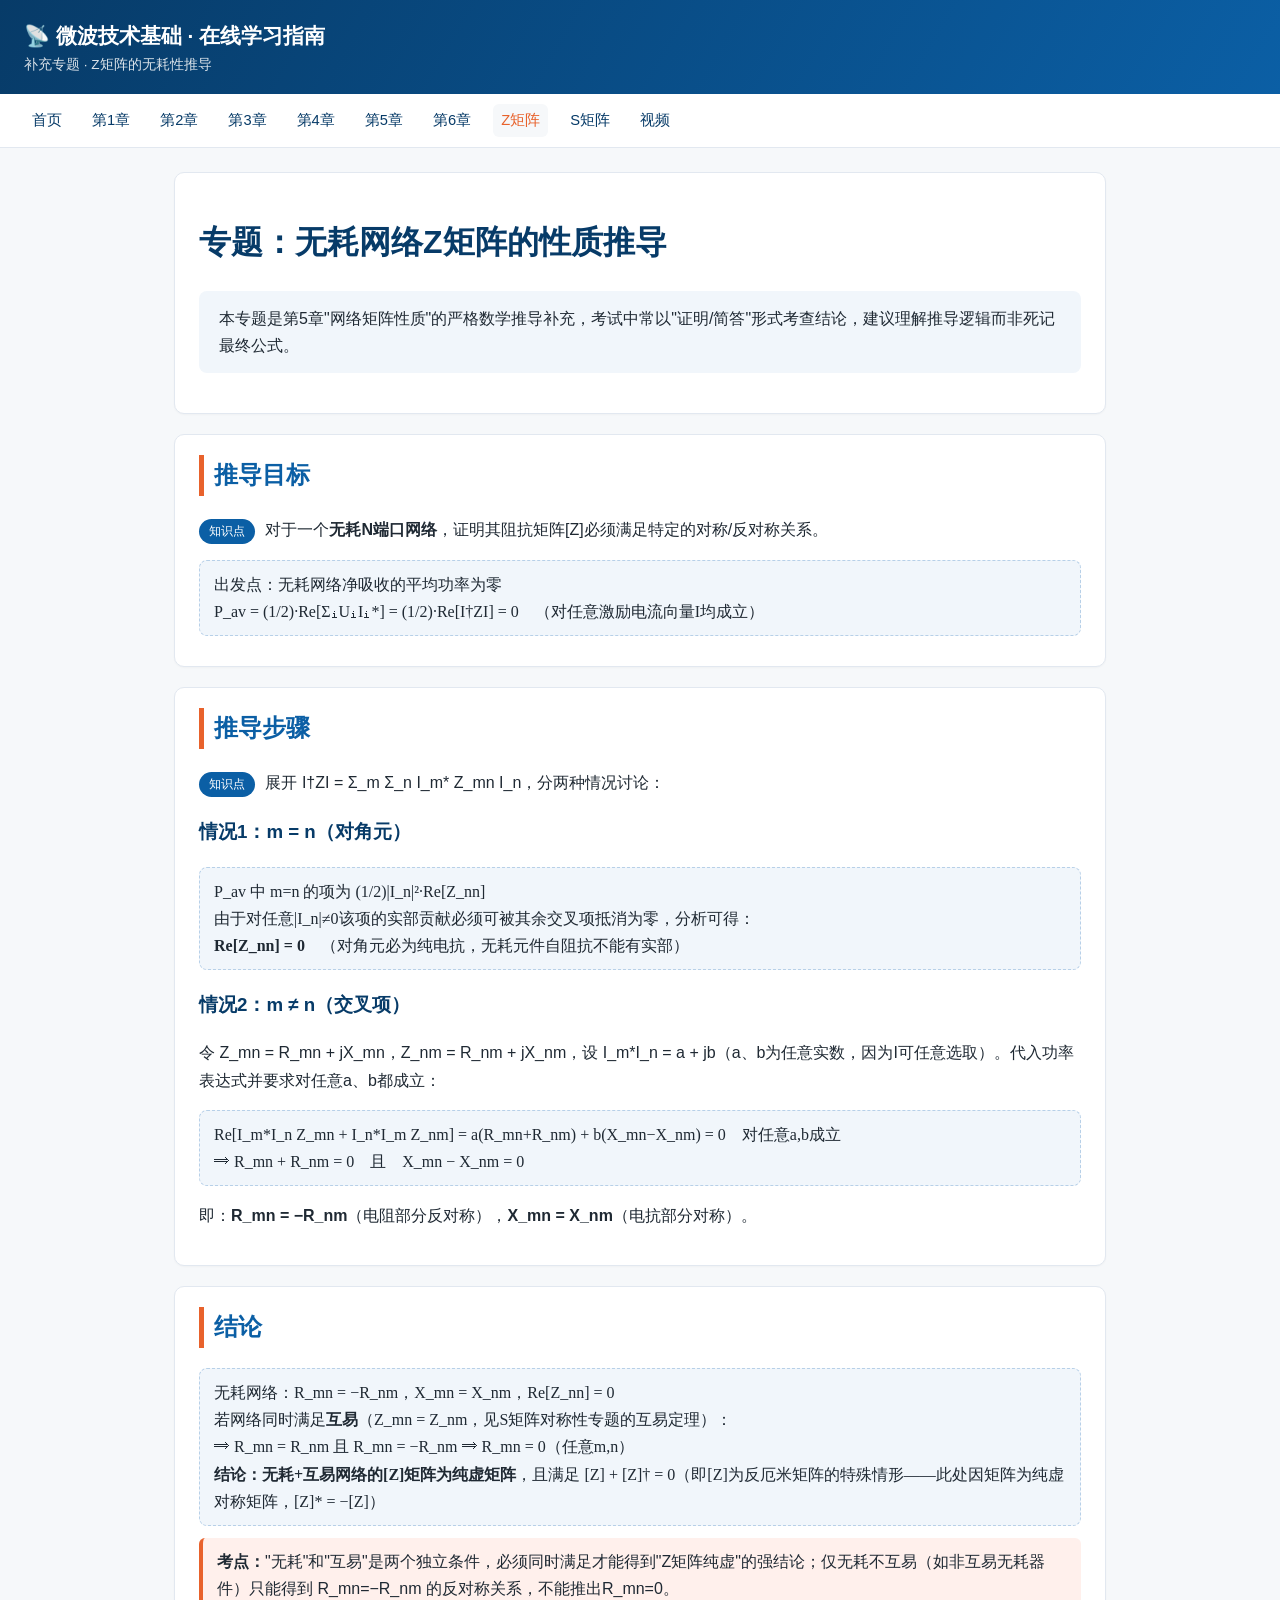
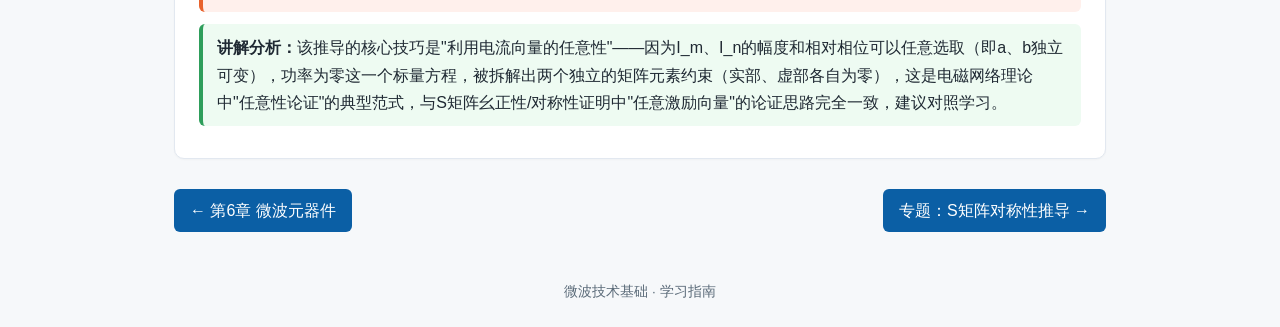
<file: pages/zmatrix.html>
<!DOCTYPE html>
<html lang="zh-CN">
<head>
<meta charset="UTF-8">
<title>专题 · Z矩阵的无耗性推导 · 微波技术基础</title>
<meta name="viewport" content="width=device-width, initial-scale=1">
<link rel="stylesheet" href="../assets/style.css">
</head>
<body>
<header class="site-header">
  <div class="brand">📡 微波技术基础 · 在线学习指南</div>
  <div class="sub">补充专题 · Z矩阵的无耗性推导</div>
</header>
<nav class="topnav">
  <a href="../index.html">首页</a>
  <a href="ch1.html">第1章</a>
  <a href="ch2.html">第2章</a>
  <a href="ch3.html">第3章</a>
  <a href="ch4.html">第4章</a>
  <a href="ch5.html">第5章</a>
  <a href="ch6.html">第6章</a>
  <a href="zmatrix.html" class="active">Z矩阵</a>
  <a href="smatrix.html">S矩阵</a>
  <a href="videos.html">视频</a>
</nav>
<main>
  <div class="card">
    <h1>专题：无耗网络Z矩阵的性质推导</h1>
    <div class="toc">本专题是第5章"网络矩阵性质"的严格数学推导补充，考试中常以"证明/简答"形式考查结论，建议理解推导逻辑而非死记最终公式。</div>
  </div>

  <div class="card">
    <h2>推导目标</h2>
    <p><span class="tag">知识点</span> 对于一个<b>无耗N端口网络</b>，证明其阻抗矩阵[Z]必须满足特定的对称/反对称关系。</p>
    <div class="formula">
      出发点：无耗网络净吸收的平均功率为零<br>
      P_av = (1/2)·Re[ΣᵢUᵢIᵢ*] = (1/2)·Re[I†ZI] = 0　（对任意激励电流向量I均成立）
    </div>
  </div>

  <div class="card">
    <h2>推导步骤</h2>
    <p><span class="tag">知识点</span> 展开 I†ZI = Σ_m Σ_n I_m* Z_mn I_n，分两种情况讨论：</p>
    <h3>情况1：m = n（对角元）</h3>
    <div class="formula">
      P_av 中 m=n 的项为 (1/2)|I_n|²·Re[Z_nn]<br>
      由于对任意|I_n|≠0该项的实部贡献必须可被其余交叉项抵消为零，分析可得：<br>
      <b>Re[Z_nn] = 0</b>　（对角元必为纯电抗，无耗元件自阻抗不能有实部）
    </div>
    <h3>情况2：m ≠ n（交叉项）</h3>
    <p>令 Z_mn = R_mn + jX_mn，Z_nm = R_nm + jX_nm，设 I_m*I_n = a + jb（a、b为任意实数，因为I可任意选取）。代入功率表达式并要求对任意a、b都成立：</p>
    <div class="formula">
      Re[I_m*I_n Z_mn + I_n*I_m Z_nm] = a(R_mn+R_nm) + b(X_mn−X_nm) = 0　对任意a,b成立<br>
      ⟹ R_mn + R_nm = 0　且　X_mn − X_nm = 0
    </div>
    <p>即：<b>R_mn = −R_nm</b>（电阻部分反对称），<b>X_mn = X_nm</b>（电抗部分对称）。</p>
  </div>

  <div class="card">
    <h2>结论</h2>
    <div class="formula">
      无耗网络：R_mn = −R_nm，X_mn = X_nm，Re[Z_nn] = 0<br>
      若网络同时满足<b>互易</b>（Z_mn = Z_nm，见S矩阵对称性专题的互易定理）：<br>
      ⟹ R_mn = R_nm 且 R_mn = −R_nm ⟹ R_mn = 0（任意m,n）<br>
      <b>结论：无耗+互易网络的[Z]矩阵为纯虚矩阵</b>，且满足 [Z] + [Z]† = 0（即[Z]为反厄米矩阵的特殊情形——此处因矩阵为纯虚对称矩阵，[Z]* = −[Z]）
    </div>
    <div class="exampoint">
      <b>考点：</b>"无耗"和"互易"是两个独立条件，必须同时满足才能得到"Z矩阵纯虚"的强结论；仅无耗不互易（如非互易无耗器件）只能得到 R_mn=−R_nm 的反对称关系，不能推出R_mn=0。
    </div>
    <div class="teach-box">
      <b>讲解分析：</b>该推导的核心技巧是"利用电流向量的任意性"——因为I_m、I_n的幅度和相对相位可以任意选取（即a、b独立可变），功率为零这一个标量方程，被拆解出两个独立的矩阵元素约束（实部、虚部各自为零），这是电磁网络理论中"任意性论证"的典型范式，与S矩阵幺正性/对称性证明中"任意激励向量"的论证思路完全一致，建议对照学习。
    </div>
  </div>

  <div class="pagenav">
    <a href="ch6.html">← 第6章 微波元器件</a>
    <a href="smatrix.html">专题：S矩阵对称性推导 →</a>
  </div>
</main>
<footer>微波技术基础 · 学习指南</footer>
</body>
</html>
</file>
<file: assets/style.css>
:root {
  --blue: #0b5fa5;
  --blue-dark: #073b68;
  --bg: #f6f8fa;
  --card: #ffffff;
  --border: #e2e8f0;
  --accent: #e8622c;
  --text: #1f2933;
  --muted: #5b6b79;
}
* { box-sizing: border-box; }
body {
  margin: 0;
  font-family: "Segoe UI", "Microsoft YaHei", "PingFang SC", Arial, sans-serif;
  background: var(--bg);
  color: var(--text);
  line-height: 1.7;
}
header.site-header {
  background: linear-gradient(120deg, var(--blue-dark), var(--blue));
  color: #fff;
  padding: 18px 24px;
}
header.site-header a { color: #fff; text-decoration: none; }
header.site-header .brand { font-size: 1.3em; font-weight: 700; }
header.site-header .sub { font-size: 0.85em; opacity: 0.85; }
nav.topnav {
  display: flex; flex-wrap: wrap; gap: 6px 14px;
  background: #fff; border-bottom: 1px solid var(--border);
  padding: 10px 24px; position: sticky; top: 0; z-index: 10;
}
nav.topnav a {
  color: var(--blue-dark); text-decoration: none; font-size: 0.92em;
  padding: 4px 8px; border-radius: 6px;
}
nav.topnav a:hover, nav.topnav a.active { background: var(--bg); color: var(--accent); }
main { max-width: 980px; margin: 0 auto; padding: 24px; }
.card {
  background: var(--card); border: 1px solid var(--border); border-radius: 10px;
  padding: 20px 24px; margin-bottom: 20px; box-shadow: 0 1px 2px rgba(0,0,0,0.03);
}
h1 { color: var(--blue-dark); }
h2 { color: var(--blue); border-left: 5px solid var(--accent); padding-left: 10px; margin-top: 0; }
h3 { color: var(--blue-dark); }
.tag {
  display: inline-block; background: var(--blue); color: #fff; font-size: 0.78em;
  border-radius: 999px; padding: 2px 10px; margin-right: 6px;
}
.tag.exam { background: var(--accent); }
.tag.teach { background: #2e9e5b; }
.formula {
  background: #f1f6fb; border: 1px dashed #b7d0e8; border-radius: 8px;
  padding: 10px 14px; margin: 10px 0; font-family: Consolas, "Cambria Math", serif;
  overflow-x: auto;
}
.example {
  background: #fff8ef; border-left: 4px solid var(--accent);
  padding: 10px 14px; margin: 12px 0; border-radius: 6px;
}
.example summary { cursor: pointer; font-weight: 600; color: var(--blue-dark); }
.exampoint {
  background: #fff0ec; border-left: 4px solid var(--accent);
  padding: 10px 14px; margin: 12px 0; border-radius: 6px;
}
.teach-box {
  background: #eefbf2; border-left: 4px solid #2e9e5b;
  padding: 10px 14px; margin: 12px 0; border-radius: 6px;
}
table { border-collapse: collapse; width: 100%; margin: 12px 0; }
th, td { border: 1px solid var(--border); padding: 8px 10px; text-align: left; font-size: 0.93em; }
th { background: #eef4fa; }
.grid-nav {
  display: grid; grid-template-columns: repeat(auto-fit, minmax(220px,1fr)); gap: 14px;
}
.grid-nav a {
  display: block; background: var(--card); border: 1px solid var(--border); border-radius: 10px;
  padding: 16px; text-decoration: none; color: var(--text); transition: 0.15s;
}
.grid-nav a:hover { border-color: var(--blue); transform: translateY(-2px); box-shadow: 0 4px 10px rgba(0,0,0,0.06); }
.grid-nav .num { color: var(--accent); font-weight: 700; font-size: 1.3em; }
footer {
  text-align: center; color: var(--muted); font-size: 0.85em; padding: 24px;
}
.pagenav { display: flex; justify-content: space-between; margin-top: 30px; }
.pagenav a { text-decoration: none; color: #fff; background: var(--blue); padding: 8px 16px; border-radius: 6px; }
.toc { background: #f1f6fb; border-radius: 8px; padding: 14px 20px; margin-bottom: 20px; }
.toc a { color: var(--blue-dark); }
</file>
